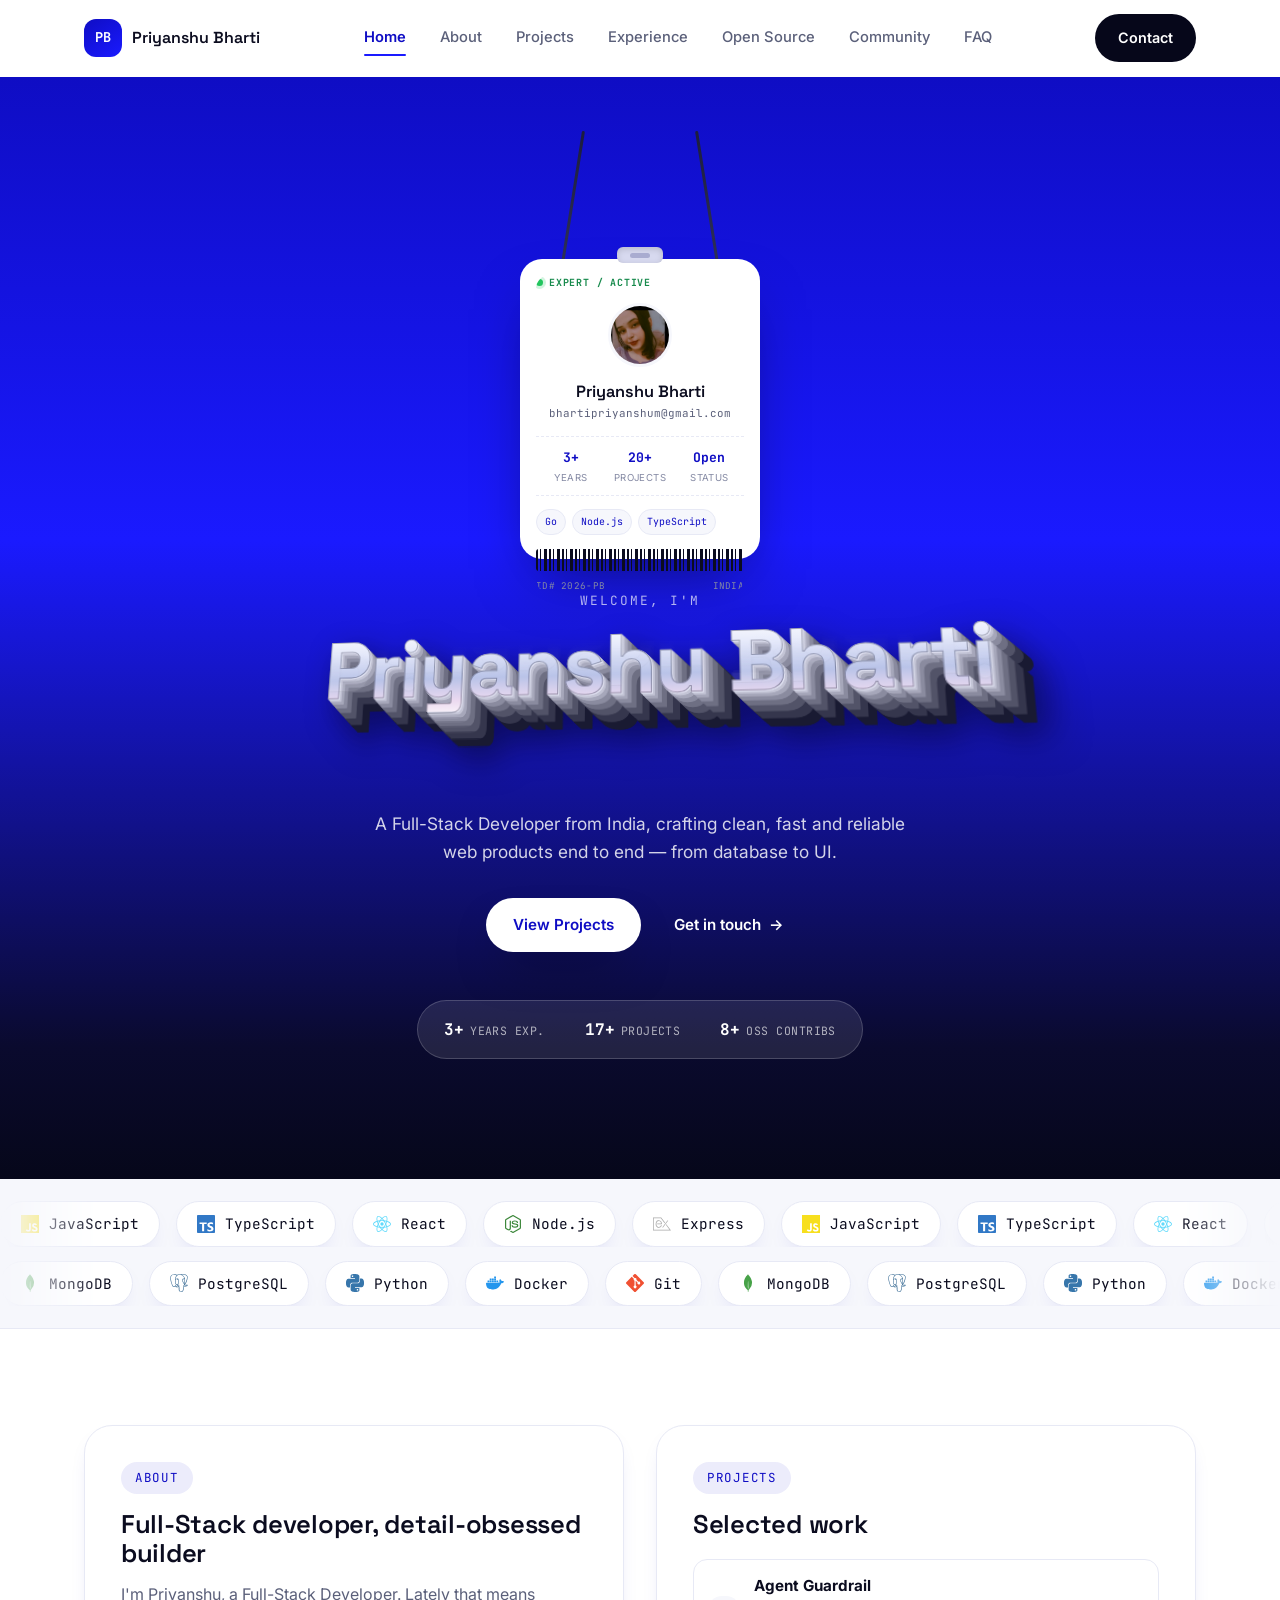
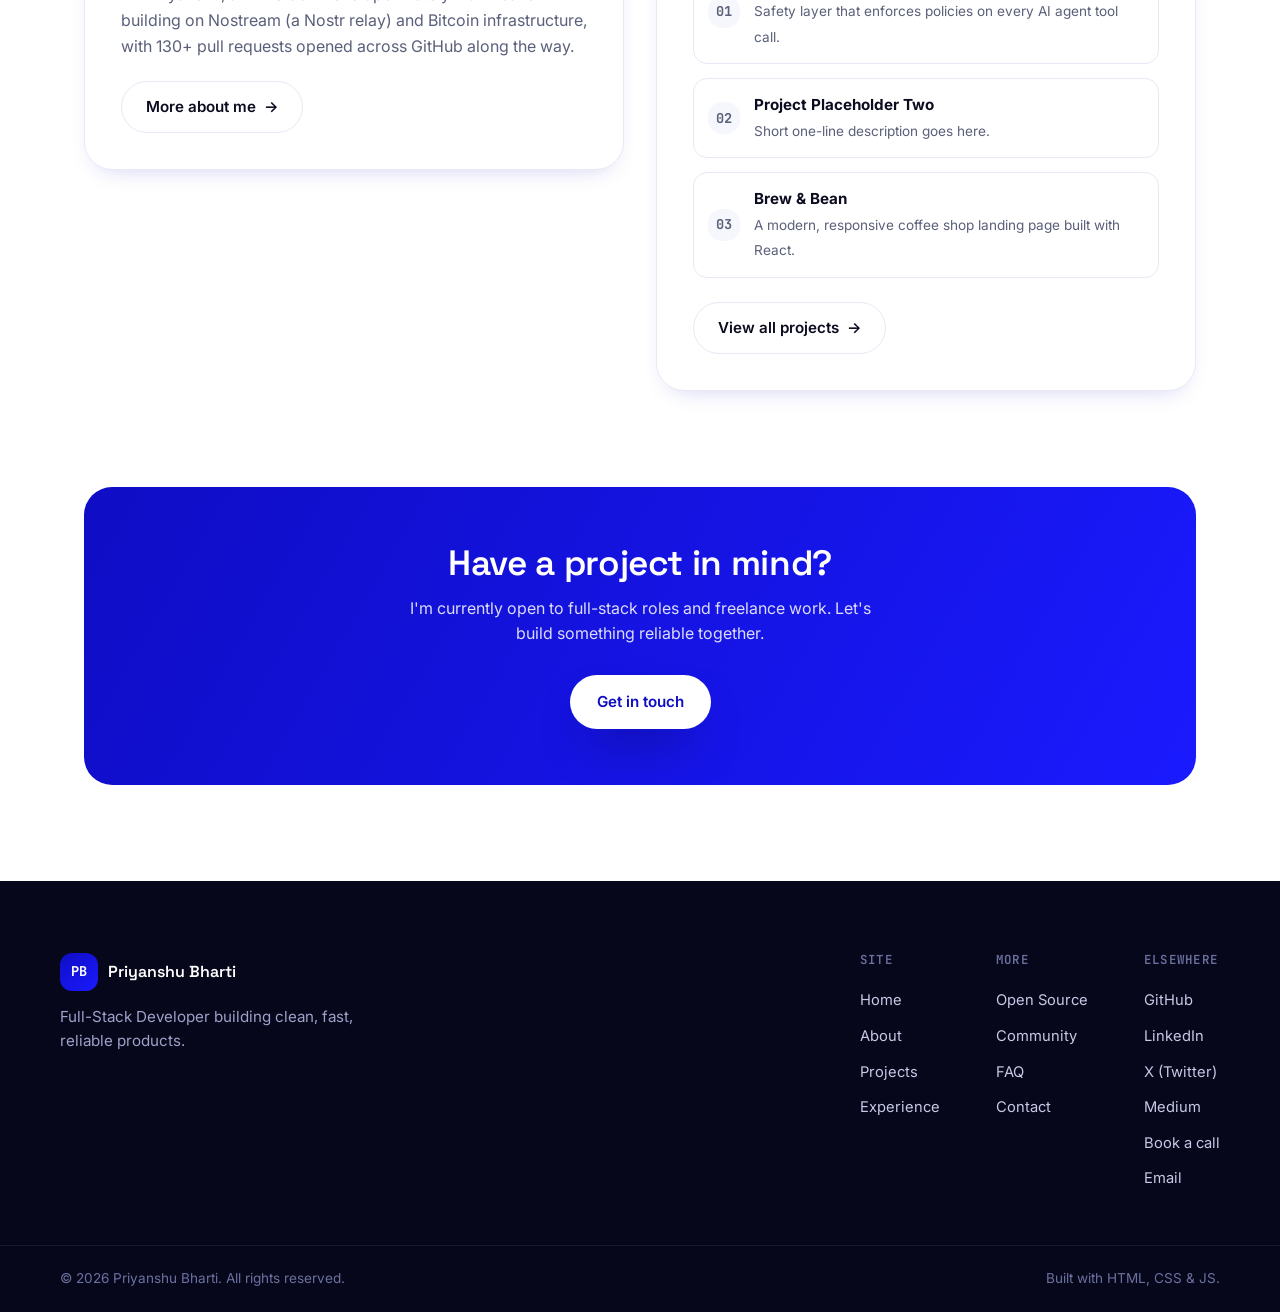
<file: index.html>
<!DOCTYPE html>
<html lang="en">
<head>
<meta charset="UTF-8" />
<meta name="viewport" content="width=device-width, initial-scale=1.0" />
<title>Priyanshu Bharti — Full-Stack Developer</title>
<meta name="description" content="Priyanshu Bharti is a Full-Stack Developer from India, building clean, fast, reliable products with JavaScript, React, Node.js and more." />
<link rel="preconnect" href="https://fonts.googleapis.com" />
<link rel="preconnect" href="https://fonts.gstatic.com" crossorigin />
<link href="https://fonts.googleapis.com/css2?family=Space+Grotesk:wght@500;600;700&family=Inter:wght@400;500;600&family=JetBrains+Mono:wght@400;500;700&display=swap" rel="stylesheet" />
<link rel="stylesheet" href="css/styles.css" />
</head>
<body>

<!-- ============ NAV ============ -->
<header class="site-header">
  <div class="container nav-wrap">
    <a href="index.html" class="logo">
      <span class="logo-mark">PB</span>
      <span class="logo-name">Priyanshu Bharti</span>
    </a>

    <nav class="nav" id="siteNav">
      <a href="index.html" class="nav-link active">Home</a>
      <a href="about.html" class="nav-link">About</a>
      <a href="projects.html" class="nav-link">Projects</a>
      <a href="experience.html" class="nav-link">Experience</a>
      <a href="opensource.html" class="nav-link">Open Source</a>
      <a href="community.html" class="nav-link">Community</a>
      <a href="faq.html" class="nav-link">FAQ</a>
    </nav>

    <div class="nav-actions">
      <a href="contact.html" class="btn btn-pill-dark">Contact</a>
      <button class="hamburger" id="hamburgerBtn" aria-label="Toggle menu" aria-expanded="false" aria-controls="siteNav">
        <span></span><span></span><span></span>
      </button>
    </div>
  </div>
</header>

<!-- ============ HERO ============ -->
<section class="hero">
  <div class="lanyard">
    <div class="cord cord-left"></div>
    <div class="cord cord-right"></div>

    <div class="badge-card">
      <div class="badge-clip"><div class="badge-clip-hole"></div></div>

      <div class="badge-face">
        <div class="badge-shimmer" aria-hidden="true"></div>
        <div class="badge-hover-sweep" aria-hidden="true"></div>

        <div class="badge-status"><span class="status-dot"></span>EXPERT / ACTIVE</div>

        <div class="badge-photo"><img src="assets/images/profile-photo.jpg" alt="Priyanshu Bharti" loading="lazy" /></div>
        <div class="badge-name">Priyanshu Bharti</div>
        <div class="badge-email">bhartipriyanshum@gmail.com</div>

        <div class="badge-stats">
          <div class="badge-stat"><span class="stat-num" data-counter="3" data-suffix="+">3+</span><span class="stat-label">Years</span></div>
          <div class="badge-stat"><span class="stat-num" data-counter="20" data-suffix="+">20+</span><span class="stat-label">Projects</span></div>
          <div class="badge-stat"><span class="stat-num">Open</span><span class="stat-label">Status</span></div>
        </div>

        <div class="badge-tags">
          <span class="tag">Go</span>
          <span class="tag">Node.js</span>
          <span class="tag">TypeScript</span>
        </div>

        <div class="badge-barcode"></div>

        <div class="badge-footer">
          <span>ID# 2026-PB</span>
          <span>INDIA</span>
        </div>
      </div>
    </div>
  </div>

  <div class="hero-content container">
    <p class="hero-lead">Welcome, I'm</p>
    <h1 class="chrome-name">
      <span class="chrome-name-3d">
        <span class="chrome-name-face">Priyanshu Bharti</span>
        <span class="chrome-name-reflection" aria-hidden="true">Priyanshu Bharti</span>
      </span>
    </h1>
    <p class="hero-sub">A Full-Stack Developer from India, crafting clean, fast and reliable web products end to end — from database to UI.</p>

    <div class="hero-ctas">
      <a href="projects.html" class="btn btn-white-pill">View Projects</a>
      <a href="contact.html" class="btn btn-ghost">Get in touch <span class="arrow-shift">→</span></a>
    </div>

    <div class="hero-stats">
      <div class="hero-stat"><strong data-counter="3" data-suffix="+">3+</strong><span>Years Exp.</span></div>
      <div class="hero-stat"><strong data-counter="20" data-suffix="+">20+</strong><span>Projects</span></div>
      <div class="hero-stat"><strong data-counter="10" data-suffix="+">10+</strong><span>OSS Contribs</span></div>
    </div>
  </div>
</section>

<!-- ============ MARQUEE ============ -->
<section class="marquee-section">
  <div class="marquee-sheen" aria-hidden="true"></div>

  <div class="marquee">
    <div class="marquee-track marquee-track-left">
      <span class="tech-chip" style="--brand:#F7DF1E"><img class="tech-chip-icon" src="assets/icons/javascript.svg" alt="" loading="lazy" />JavaScript</span>
      <span class="tech-chip" style="--brand:#3178C6"><img class="tech-chip-icon" src="assets/icons/typescript.svg" alt="" loading="lazy" />TypeScript</span>
      <span class="tech-chip" style="--brand:#61DAFB"><img class="tech-chip-icon" src="assets/icons/react.svg" alt="" loading="lazy" />React</span>
      <span class="tech-chip" style="--brand:#3C873A"><img class="tech-chip-icon" src="assets/icons/nodejs.svg" alt="" loading="lazy" />Node.js</span>
      <span class="tech-chip" style="--brand:#A9A9A9"><img class="tech-chip-icon" src="assets/icons/express.svg" alt="" loading="lazy" />Express</span>
      <span class="tech-chip" style="--brand:#F7DF1E"><img class="tech-chip-icon" src="assets/icons/javascript.svg" alt="" loading="lazy" />JavaScript</span>
      <span class="tech-chip" style="--brand:#3178C6"><img class="tech-chip-icon" src="assets/icons/typescript.svg" alt="" loading="lazy" />TypeScript</span>
      <span class="tech-chip" style="--brand:#61DAFB"><img class="tech-chip-icon" src="assets/icons/react.svg" alt="" loading="lazy" />React</span>
      <span class="tech-chip" style="--brand:#3C873A"><img class="tech-chip-icon" src="assets/icons/nodejs.svg" alt="" loading="lazy" />Node.js</span>
      <span class="tech-chip" style="--brand:#A9A9A9"><img class="tech-chip-icon" src="assets/icons/express.svg" alt="" loading="lazy" />Express</span>
    </div>
  </div>

  <div class="marquee">
    <div class="marquee-track marquee-track-right">
      <span class="tech-chip" style="--brand:#47A248"><img class="tech-chip-icon" src="assets/icons/mongodb.svg" alt="" loading="lazy" />MongoDB</span>
      <span class="tech-chip" style="--brand:#336791"><img class="tech-chip-icon" src="assets/icons/postgresql.svg" alt="" loading="lazy" />PostgreSQL</span>
      <span class="tech-chip" style="--brand:#3776AB"><img class="tech-chip-icon" src="assets/icons/python.svg" alt="" loading="lazy" />Python</span>
      <span class="tech-chip" style="--brand:#2496ED"><img class="tech-chip-icon" src="assets/icons/docker.svg" alt="" loading="lazy" />Docker</span>
      <span class="tech-chip" style="--brand:#F05032"><img class="tech-chip-icon" src="assets/icons/git.svg" alt="" loading="lazy" />Git</span>
      <span class="tech-chip" style="--brand:#47A248"><img class="tech-chip-icon" src="assets/icons/mongodb.svg" alt="" loading="lazy" />MongoDB</span>
      <span class="tech-chip" style="--brand:#336791"><img class="tech-chip-icon" src="assets/icons/postgresql.svg" alt="" loading="lazy" />PostgreSQL</span>
      <span class="tech-chip" style="--brand:#3776AB"><img class="tech-chip-icon" src="assets/icons/python.svg" alt="" loading="lazy" />Python</span>
      <span class="tech-chip" style="--brand:#2496ED"><img class="tech-chip-icon" src="assets/icons/docker.svg" alt="" loading="lazy" />Docker</span>
      <span class="tech-chip" style="--brand:#F05032"><img class="tech-chip-icon" src="assets/icons/git.svg" alt="" loading="lazy" />Git</span>
    </div>
  </div>
</section>

<!-- ============ ABOUT + PROJECTS PREVIEW ============ -->
<section class="section">
  <div class="container preview-grid reveal-group">
    <div class="preview-card">
      <span class="eyebrow">About</span>
      <h2 class="section-title" style="font-size:1.6rem;">Full-Stack developer, detail-obsessed builder</h2>
      <p style="color:var(--muted); margin-bottom:22px;">I'm Priyanshu, a Full-Stack Developer. Lately that means building on Nostream (a Nostr relay) and Bitcoin infrastructure, with 130+ pull requests opened across GitHub along the way.</p>
      <a href="about.html" class="btn btn-outline">More about me <span class="arrow-shift">→</span></a>
    </div>

    <div class="preview-card">
      <span class="eyebrow">Projects</span>
      <h2 class="section-title" style="font-size:1.6rem;">Selected work</h2>

      <div class="preview-projects-list">
        <div class="preview-project-row">
          <span class="mini-num">01</span>
          <div><strong>Agent Guardrail</strong><span>Safety layer that enforces policies on every AI agent tool call.</span></div>
        </div>
        <div class="preview-project-row">
          <span class="mini-num">02</span>
          <div><strong>Project Placeholder Two</strong><span>Short one-line description goes here.</span></div>
        </div>
        <div class="preview-project-row">
          <span class="mini-num">03</span>
          <div><strong>Brew &amp; Bean</strong><span>A modern, responsive coffee shop landing page built with React.</span></div>
        </div>
      </div>

      <a href="projects.html" class="btn btn-outline">View all projects <span class="arrow-shift">→</span></a>
    </div>
  </div>
</section>

<!-- ============ CONTACT CTA ============ -->
<section class="section" style="padding-top:0;">
  <div class="container">
    <div class="contact-cta reveal">
      <h2>Have a project in mind?</h2>
      <p>I'm currently open to full-stack roles and freelance work. Let's build something reliable together.</p>
      <a href="contact.html" class="btn btn-white-pill">Get in touch</a>
    </div>
  </div>
</section>

<!-- ============ FOOTER ============ -->
<footer class="site-footer">
  <div class="container footer-top">
    <div class="footer-brand">
      <div class="logo">
        <span class="logo-mark">PB</span>
        <span class="logo-name">Priyanshu Bharti</span>
      </div>
      <p class="footer-tagline">Full-Stack Developer building clean, fast, reliable products.</p>
    </div>

    <div class="footer-cols">
      <div class="footer-col">
        <h4>Site</h4>
        <a href="index.html">Home</a>
        <a href="about.html">About</a>
        <a href="projects.html">Projects</a>
        <a href="experience.html">Experience</a>
      </div>
      <div class="footer-col">
        <h4>More</h4>
        <a href="opensource.html">Open Source</a>
        <a href="community.html">Community</a>
        <a href="faq.html">FAQ</a>
        <a href="contact.html">Contact</a>
      </div>
      <div class="footer-col">
        <h4>Elsewhere</h4>
        <a href="https://github.com/Priyanshubhartistm" target="_blank" rel="noopener">GitHub</a>
        <a href="https://www.linkedin.com/in/priyanshu-bharti-441823229/" target="_blank" rel="noopener">LinkedIn</a>
        <a href="https://x.com/0xAarohi" target="_blank" rel="noopener">X (Twitter)</a>
        <a href="https://medium.com/@bhartipriyanshustm" target="_blank" rel="noopener">Medium</a>
        <a href="https://cal.com/priyanshu-bharti-oubnjc" target="_blank" rel="noopener">Book a call</a>
        <a href="mailto:bhartipriyanshum@gmail.com">Email</a>
      </div>
    </div>
  </div>

  <div class="footer-bottom">
    <div class="container footer-bottom-inner">
      <p>&copy; 2026 Priyanshu Bharti. All rights reserved.</p>
      <p class="footer-note">Built with HTML, CSS &amp; JS.</p>
    </div>
  </div>
</footer>

<script src="js/script.js"></script>
</body>
</html>
</file>
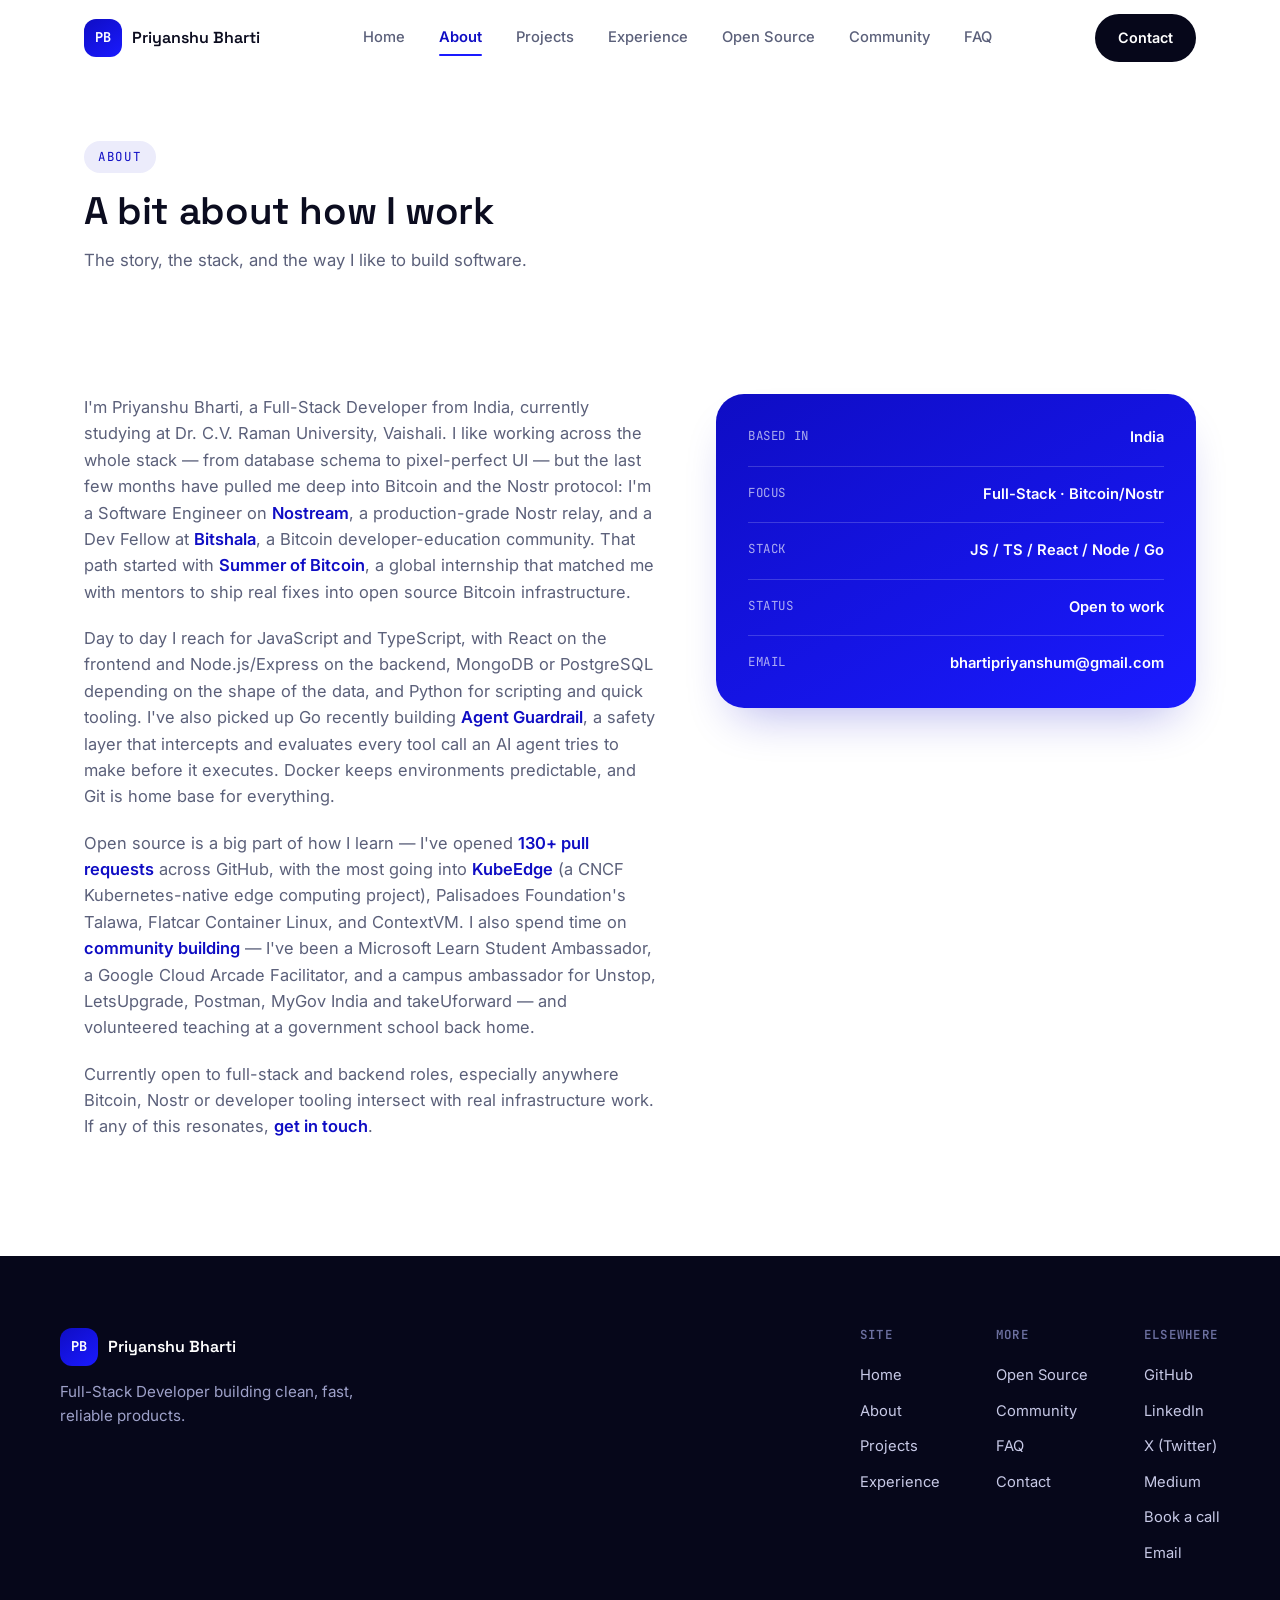
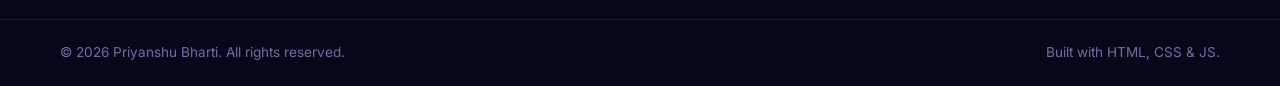
<file: about.html>
<!DOCTYPE html>
<html lang="en">
<head>
<meta charset="UTF-8" />
<meta name="viewport" content="width=device-width, initial-scale=1.0" />
<title>About — Priyanshu Bharti</title>
<meta name="description" content="About Priyanshu Bharti, a Full-Stack Developer based in India." />
<link rel="preconnect" href="https://fonts.googleapis.com" />
<link rel="preconnect" href="https://fonts.gstatic.com" crossorigin />
<link href="https://fonts.googleapis.com/css2?family=Space+Grotesk:wght@500;600;700&family=Inter:wght@400;500;600&family=JetBrains+Mono:wght@400;500;700&display=swap" rel="stylesheet" />
<link rel="stylesheet" href="css/styles.css" />
</head>
<body>

<!-- ============ NAV ============ -->
<header class="site-header">
  <div class="container nav-wrap">
    <a href="index.html" class="logo">
      <span class="logo-mark">PB</span>
      <span class="logo-name">Priyanshu Bharti</span>
    </a>

    <nav class="nav" id="siteNav">
      <a href="index.html" class="nav-link">Home</a>
      <a href="about.html" class="nav-link active">About</a>
      <a href="projects.html" class="nav-link">Projects</a>
      <a href="experience.html" class="nav-link">Experience</a>
      <a href="opensource.html" class="nav-link">Open Source</a>
      <a href="community.html" class="nav-link">Community</a>
      <a href="faq.html" class="nav-link">FAQ</a>
    </nav>

    <div class="nav-actions">
      <a href="contact.html" class="btn btn-pill-dark">Contact</a>
      <button class="hamburger" id="hamburgerBtn" aria-label="Toggle menu" aria-expanded="false" aria-controls="siteNav">
        <span></span><span></span><span></span>
      </button>
    </div>
  </div>
</header>

<!-- ============ PAGE HERO ============ -->
<section class="page-hero">
  <div class="container">
    <span class="eyebrow">About</span>
    <h1 class="section-title">A bit about how I work</h1>
    <p class="section-sub">The story, the stack, and the way I like to build software.</p>
  </div>
</section>

<!-- ============ ABOUT CONTENT ============ -->
<section class="section">
  <div class="container about-grid reveal-group">
    <div class="about-copy">
      <p>I'm Priyanshu Bharti, a Full-Stack Developer from India, currently studying at Dr. C.V. Raman University, Vaishali. I like working across the whole stack — from database schema to pixel-perfect UI — but the last few months have pulled me deep into Bitcoin and the Nostr protocol: I'm a Software Engineer on <a href="https://github.com/cameri/nostream" target="_blank" rel="noopener" style="color:var(--blue-deep); font-weight:600;">Nostream</a>, a production-grade Nostr relay, and a Dev Fellow at <a href="https://bitshala.org/fellowship/" target="_blank" rel="noopener" style="color:var(--blue-deep); font-weight:600;">Bitshala</a>, a Bitcoin developer-education community. That path started with <a href="https://www.summerofbitcoin.org/" target="_blank" rel="noopener" style="color:var(--blue-deep); font-weight:600;">Summer of Bitcoin</a>, a global internship that matched me with mentors to ship real fixes into open source Bitcoin infrastructure.</p>

      <p>Day to day I reach for JavaScript and TypeScript, with React on the frontend and Node.js/Express on the backend, MongoDB or PostgreSQL depending on the shape of the data, and Python for scripting and quick tooling. I've also picked up Go recently building <a href="projects.html" style="color:var(--blue-deep); font-weight:600;">Agent Guardrail</a>, a safety layer that intercepts and evaluates every tool call an AI agent tries to make before it executes. Docker keeps environments predictable, and Git is home base for everything.</p>

      <p>Open source is a big part of how I learn — I've opened <a href="https://github.com/search?q=is%3Apr+author%3APriyanshubhartistm&type=pullrequests" target="_blank" rel="noopener" style="color:var(--blue-deep); font-weight:600;">130+ pull requests</a> across GitHub, with the most going into <a href="opensource.html" style="color:var(--blue-deep); font-weight:600;">KubeEdge</a> (a CNCF Kubernetes-native edge computing project), Palisadoes Foundation's Talawa, Flatcar Container Linux, and ContextVM. I also spend time on <a href="community.html" style="color:var(--blue-deep); font-weight:600;">community building</a> — I've been a Microsoft Learn Student Ambassador, a Google Cloud Arcade Facilitator, and a campus ambassador for Unstop, LetsUpgrade, Postman, MyGov India and takeUforward — and volunteered teaching at a government school back home.</p>

      <p>Currently open to full-stack and backend roles, especially anywhere Bitcoin, Nostr or developer tooling intersect with real infrastructure work. If any of this resonates, <a href="contact.html" style="color:var(--blue-deep); font-weight:600;">get in touch</a>.</p>
    </div>

    <aside class="info-card">
      <div class="info-row">
        <span class="info-label">Based in</span>
        <span class="info-value">India</span>
      </div>
      <div class="info-row">
        <span class="info-label">Focus</span>
        <span class="info-value">Full-Stack · Bitcoin/Nostr</span>
      </div>
      <div class="info-row">
        <span class="info-label">Stack</span>
        <span class="info-value">JS / TS / React / Node / Go</span>
      </div>
      <div class="info-row">
        <span class="info-label">Status</span>
        <span class="info-value">Open to work</span>
      </div>
      <div class="info-row">
        <span class="info-label">Email</span>
        <span class="info-value">bhartipriyanshum@gmail.com</span>
      </div>
    </aside>
  </div>
</section>

<!-- ============ FOOTER ============ -->
<footer class="site-footer">
  <div class="container footer-top">
    <div class="footer-brand">
      <div class="logo">
        <span class="logo-mark">PB</span>
        <span class="logo-name">Priyanshu Bharti</span>
      </div>
      <p class="footer-tagline">Full-Stack Developer building clean, fast, reliable products.</p>
    </div>

    <div class="footer-cols">
      <div class="footer-col">
        <h4>Site</h4>
        <a href="index.html">Home</a>
        <a href="about.html">About</a>
        <a href="projects.html">Projects</a>
        <a href="experience.html">Experience</a>
      </div>
      <div class="footer-col">
        <h4>More</h4>
        <a href="opensource.html">Open Source</a>
        <a href="community.html">Community</a>
        <a href="faq.html">FAQ</a>
        <a href="contact.html">Contact</a>
      </div>
      <div class="footer-col">
        <h4>Elsewhere</h4>
        <a href="https://github.com/Priyanshubhartistm" target="_blank" rel="noopener">GitHub</a>
        <a href="https://www.linkedin.com/in/priyanshu-bharti-441823229/" target="_blank" rel="noopener">LinkedIn</a>
        <a href="https://x.com/0xAarohi" target="_blank" rel="noopener">X (Twitter)</a>
        <a href="https://medium.com/@bhartipriyanshustm" target="_blank" rel="noopener">Medium</a>
        <a href="https://cal.com/priyanshu-bharti-oubnjc" target="_blank" rel="noopener">Book a call</a>
        <a href="mailto:bhartipriyanshum@gmail.com">Email</a>
      </div>
    </div>
  </div>

  <div class="footer-bottom">
    <div class="container footer-bottom-inner">
      <p>&copy; 2026 Priyanshu Bharti. All rights reserved.</p>
      <p class="footer-note">Built with HTML, CSS &amp; JS.</p>
    </div>
  </div>
</footer>

<script src="js/script.js"></script>
</body>
</html>
</file>
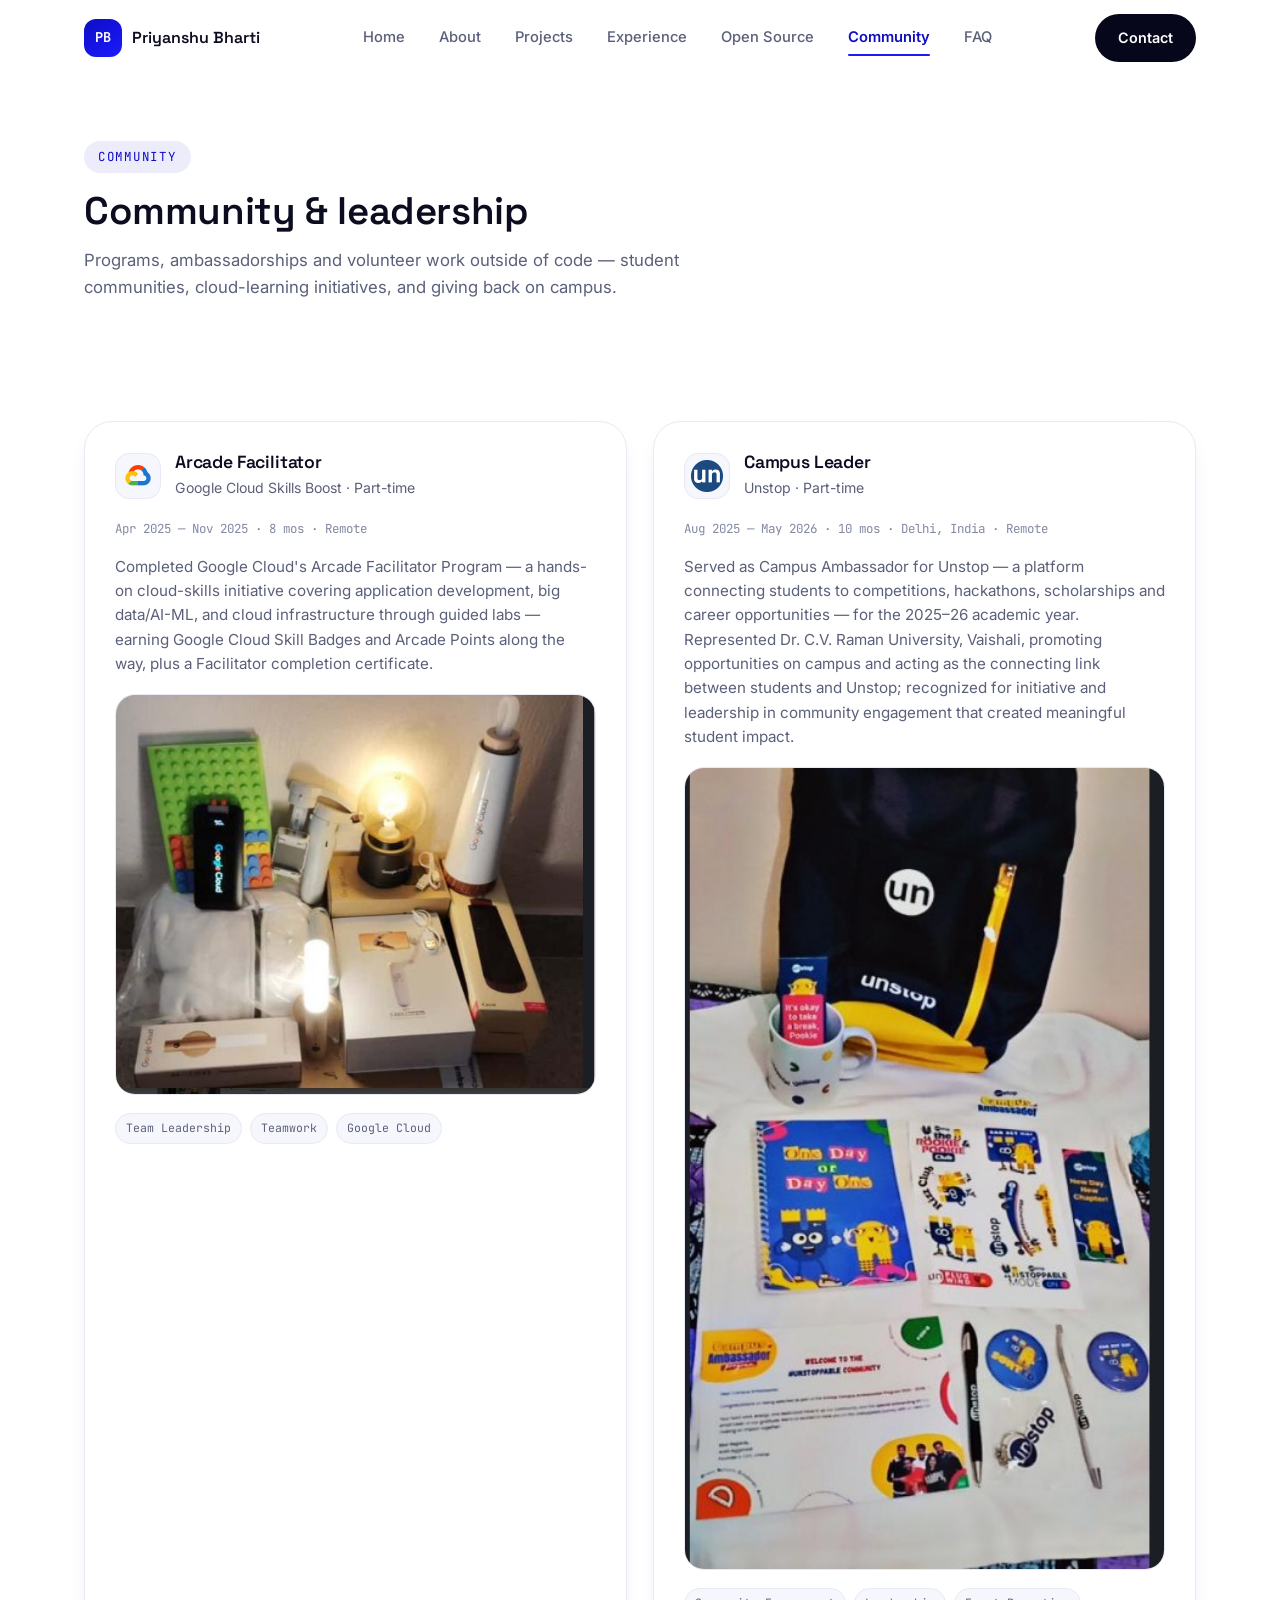
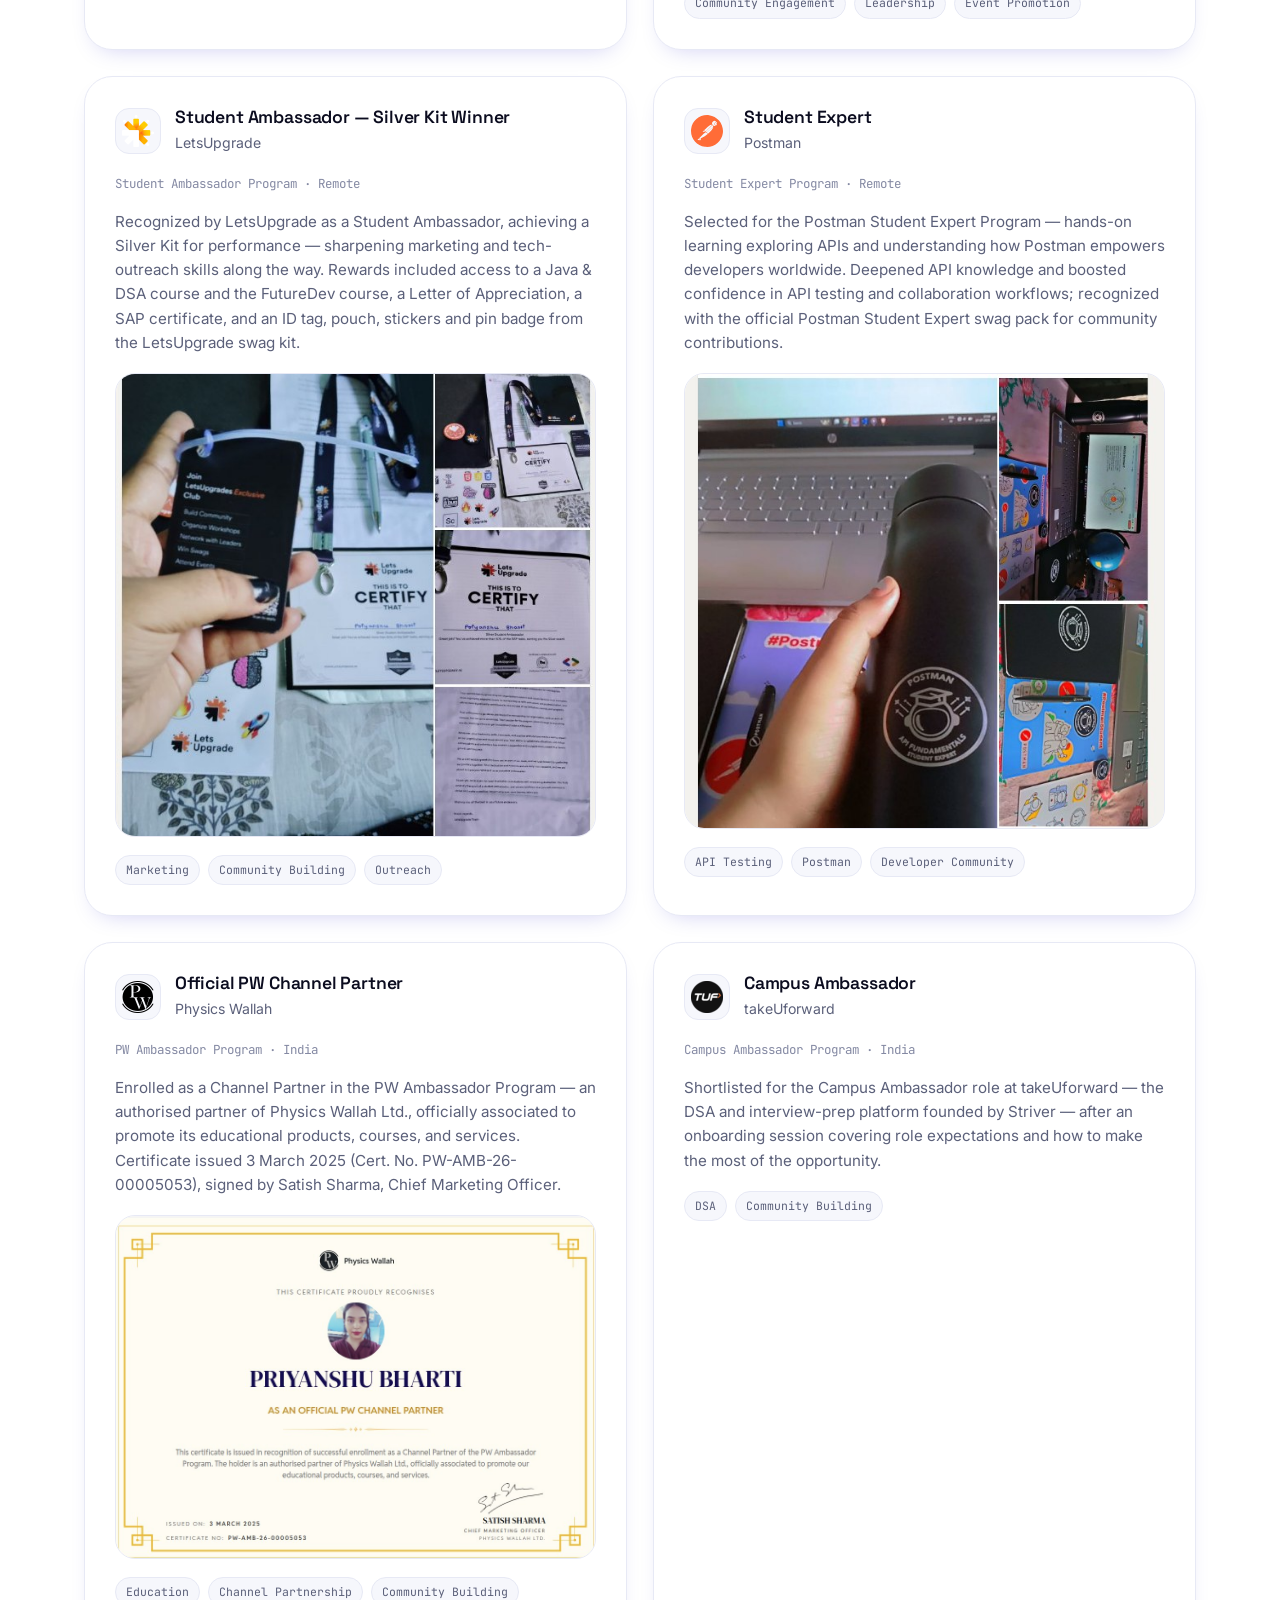
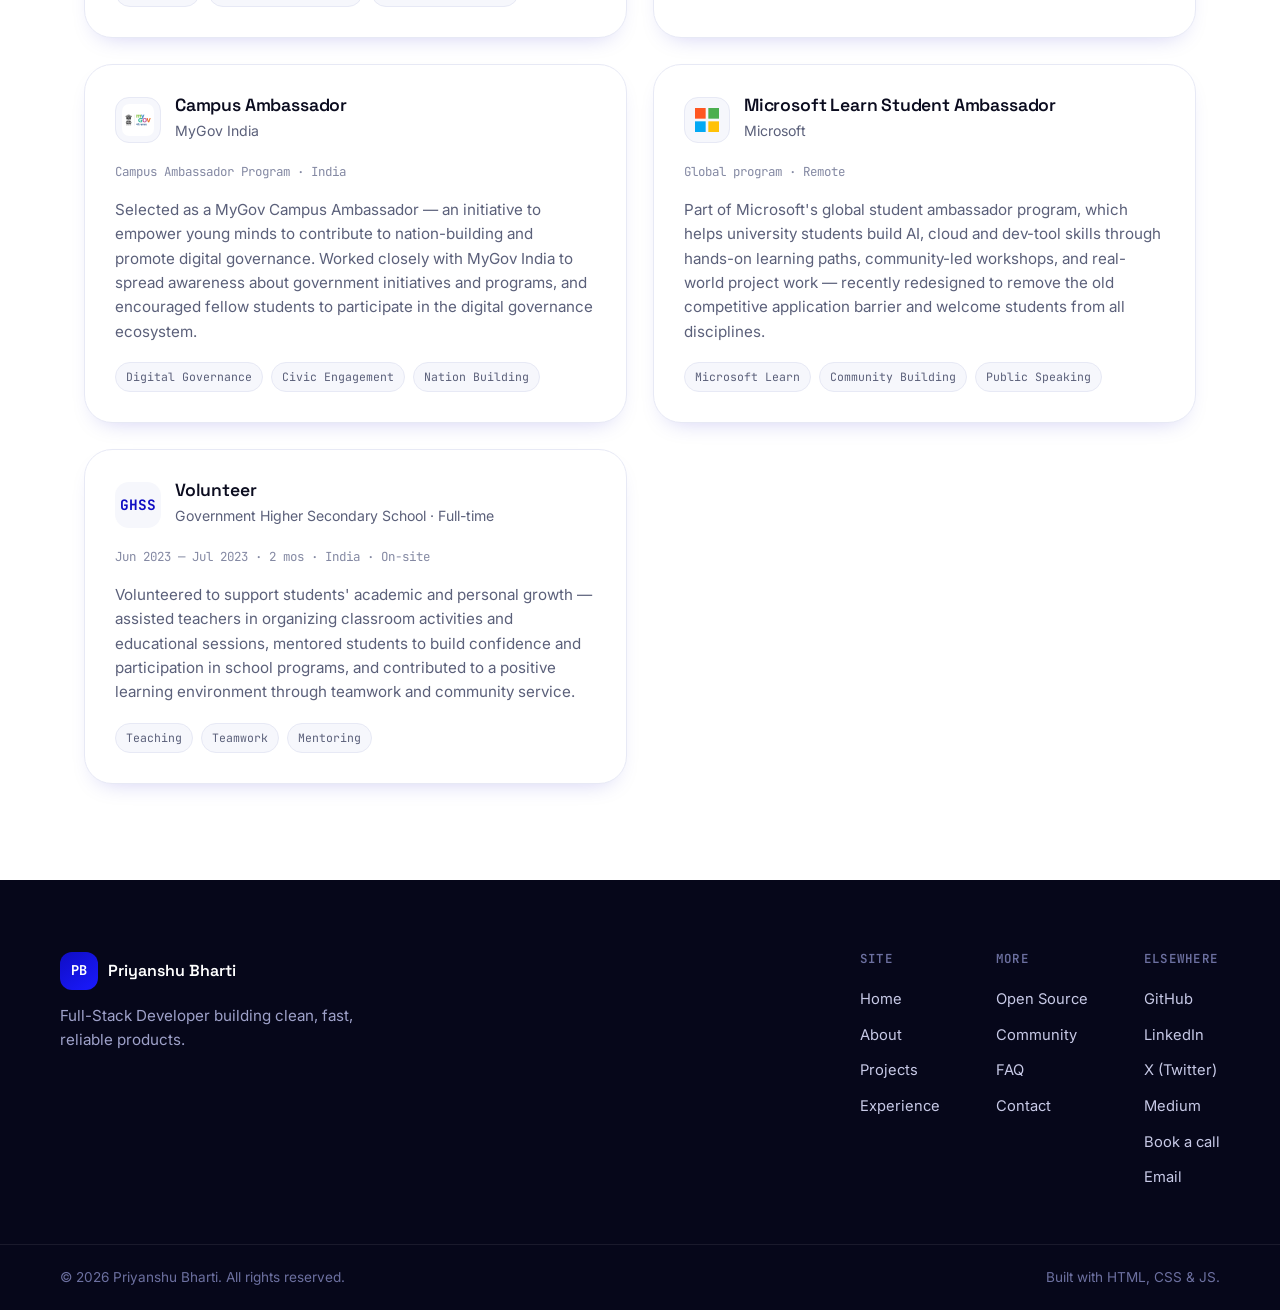
<file: community.html>
<!DOCTYPE html>
<html lang="en">
<head>
<meta charset="UTF-8" />
<meta name="viewport" content="width=device-width, initial-scale=1.0" />
<title>Community — Priyanshu Bharti</title>
<meta name="description" content="Community building, leadership and volunteer work by Priyanshu Bharti — Microsoft Learn Student Ambassador, Unstop Campus Leader, Google Cloud Arcade Facilitator, and school volunteer." />
<link rel="preconnect" href="https://fonts.googleapis.com" />
<link rel="preconnect" href="https://fonts.gstatic.com" crossorigin />
<link href="https://fonts.googleapis.com/css2?family=Space+Grotesk:wght@500;600;700&family=Inter:wght@400;500;600&family=JetBrains+Mono:wght@400;500;700&display=swap" rel="stylesheet" />
<link rel="stylesheet" href="css/styles.css" />
</head>
<body>

<!-- ============ NAV ============ -->
<header class="site-header">
  <div class="container nav-wrap">
    <a href="index.html" class="logo">
      <span class="logo-mark">PB</span>
      <span class="logo-name">Priyanshu Bharti</span>
    </a>

    <nav class="nav" id="siteNav">
      <a href="index.html" class="nav-link">Home</a>
      <a href="about.html" class="nav-link">About</a>
      <a href="projects.html" class="nav-link">Projects</a>
      <a href="experience.html" class="nav-link">Experience</a>
      <a href="opensource.html" class="nav-link">Open Source</a>
      <a href="community.html" class="nav-link active">Community</a>
      <a href="faq.html" class="nav-link">FAQ</a>
    </nav>

    <div class="nav-actions">
      <a href="contact.html" class="btn btn-pill-dark">Contact</a>
      <button class="hamburger" id="hamburgerBtn" aria-label="Toggle menu" aria-expanded="false" aria-controls="siteNav">
        <span></span><span></span><span></span>
      </button>
    </div>
  </div>
</header>

<!-- ============ PAGE HERO ============ -->
<section class="page-hero">
  <div class="container">
    <span class="eyebrow">Community</span>
    <h1 class="section-title">Community &amp; leadership</h1>
    <p class="section-sub">Programs, ambassadorships and volunteer work outside of code — student communities, cloud-learning initiatives, and giving back on campus.</p>
  </div>
</section>

<!-- ============ COMMUNITY GRID ============ -->
<section class="section">
  <div class="container">
    <div class="community-grid reveal-group">

      <article class="card community-card">
        <div class="community-head">
          <img class="community-logo" src="assets/images/org-googlecloud.png" alt="Google Cloud logo" loading="lazy" />
          <div>
            <h3>Arcade Facilitator</h3>
            <span class="community-org">Google Cloud Skills Boost · Part-time</span>
          </div>
        </div>
        <span class="community-meta">Apr 2025 — Nov 2025 · 8 mos · Remote</span>
        <p>Completed Google Cloud's Arcade Facilitator Program — a hands-on cloud-skills initiative covering application development, big data/AI-ML, and cloud infrastructure through guided labs — earning Google Cloud Skill Badges and Arcade Points along the way, plus a Facilitator completion certificate.</p>
        <img class="community-swag-img" src="assets/images/googlecloud-swag.jpg" alt="Google Cloud Arcade swag — smart lamp, power bank, portable light and branded merch" loading="lazy" />
        <div class="tag-row">
          <span class="tag-pill">Team Leadership</span>
          <span class="tag-pill">Teamwork</span>
          <span class="tag-pill">Google Cloud</span>
        </div>
      </article>

      <article class="card community-card">
        <div class="community-head">
          <img class="community-logo" src="assets/images/org-unstop.png" alt="Unstop logo" loading="lazy" />
          <div>
            <h3>Campus Leader</h3>
            <span class="community-org">Unstop · Part-time</span>
          </div>
        </div>
        <span class="community-meta">Aug 2025 — May 2026 · 10 mos · Delhi, India · Remote</span>
        <p>Served as Campus Ambassador for Unstop — a platform connecting students to competitions, hackathons, scholarships and career opportunities — for the 2025–26 academic year. Represented Dr. C.V. Raman University, Vaishali, promoting opportunities on campus and acting as the connecting link between students and Unstop; recognized for initiative and leadership in community engagement that created meaningful student impact.</p>
        <img class="community-swag-img" src="assets/images/unstop-swag.jpg" alt="Unstop Campus Ambassador swag — tote bag, mug, notebook, stickers and welcome letter" loading="lazy" />
        <div class="tag-row">
          <span class="tag-pill">Community Engagement</span>
          <span class="tag-pill">Leadership</span>
          <span class="tag-pill">Event Promotion</span>
        </div>
      </article>

      <article class="card community-card">
        <div class="community-head">
          <img class="community-logo" src="assets/images/org-letsupgrade.png" alt="LetsUpgrade logo" loading="lazy" />
          <div>
            <h3>Student Ambassador — Silver Kit Winner</h3>
            <span class="community-org">LetsUpgrade</span>
          </div>
        </div>
        <span class="community-meta">Student Ambassador Program · Remote</span>
        <p>Recognized by LetsUpgrade as a Student Ambassador, achieving a Silver Kit for performance — sharpening marketing and tech-outreach skills along the way. Rewards included access to a Java &amp; DSA course and the FutureDev course, a Letter of Appreciation, a SAP certificate, and an ID tag, pouch, stickers and pin badge from the LetsUpgrade swag kit.</p>
        <img class="community-swag-img" src="assets/images/letsupgrade-swag.jpg" alt="LetsUpgrade Silver Kit swag — ID tag, pen, stickers and certificate" loading="lazy" />
        <div class="tag-row">
          <span class="tag-pill">Marketing</span>
          <span class="tag-pill">Community Building</span>
          <span class="tag-pill">Outreach</span>
        </div>
      </article>

      <article class="card community-card">
        <div class="community-head">
          <img class="community-logo" src="assets/images/org-postman.svg" alt="Postman logo" loading="lazy" />
          <div>
            <h3>Student Expert</h3>
            <span class="community-org">Postman</span>
          </div>
        </div>
        <span class="community-meta">Student Expert Program · Remote</span>
        <p>Selected for the Postman Student Expert Program — hands-on learning exploring APIs and understanding how Postman empowers developers worldwide. Deepened API knowledge and boosted confidence in API testing and collaboration workflows; recognized with the official Postman Student Expert swag pack for community contributions.</p>
        <img class="community-swag-img" src="assets/images/postman-swag.jpg" alt="Postman Student Expert swag — bottle, laptop stickers and notebook" loading="lazy" />
        <div class="tag-row">
          <span class="tag-pill">API Testing</span>
          <span class="tag-pill">Postman</span>
          <span class="tag-pill">Developer Community</span>
        </div>
      </article>

      <article class="card community-card">
        <div class="community-head">
          <img class="community-logo" src="assets/images/org-physicswallah.png" alt="Physics Wallah logo" loading="lazy" />
          <div>
            <h3>Official PW Channel Partner</h3>
            <span class="community-org">Physics Wallah</span>
          </div>
        </div>
        <span class="community-meta">PW Ambassador Program · India</span>
        <p>Enrolled as a Channel Partner in the PW Ambassador Program — an authorised partner of Physics Wallah Ltd., officially associated to promote its educational products, courses, and services. Certificate issued 3 March 2025 (Cert. No. PW-AMB-26-00005053), signed by Satish Sharma, Chief Marketing Officer.</p>
        <img class="community-swag-img" src="assets/images/pw-certificate.jpg" alt="Physics Wallah Official Channel Partner certificate" loading="lazy" />
        <div class="tag-row">
          <span class="tag-pill">Education</span>
          <span class="tag-pill">Channel Partnership</span>
          <span class="tag-pill">Community Building</span>
        </div>
      </article>

      <article class="card community-card">
        <div class="community-head">
          <img class="community-logo" src="assets/images/org-takeuforward.png" alt="takeUforward logo" loading="lazy" />
          <div>
            <h3>Campus Ambassador</h3>
            <span class="community-org">takeUforward</span>
          </div>
        </div>
        <span class="community-meta">Campus Ambassador Program · India</span>
        <p>Shortlisted for the Campus Ambassador role at takeUforward — the DSA and interview-prep platform founded by Striver — after an onboarding session covering role expectations and how to make the most of the opportunity.</p>
        <div class="tag-row">
          <span class="tag-pill">DSA</span>
          <span class="tag-pill">Community Building</span>
        </div>
      </article>

      <article class="card community-card">
        <div class="community-head">
          <img class="community-logo" src="assets/images/org-mygov.png" alt="MyGov India logo" loading="lazy" />
          <div>
            <h3>Campus Ambassador</h3>
            <span class="community-org">MyGov India</span>
          </div>
        </div>
        <span class="community-meta">Campus Ambassador Program · India</span>
        <p>Selected as a MyGov Campus Ambassador — an initiative to empower young minds to contribute to nation-building and promote digital governance. Worked closely with MyGov India to spread awareness about government initiatives and programs, and encouraged fellow students to participate in the digital governance ecosystem.</p>
        <div class="tag-row">
          <span class="tag-pill">Digital Governance</span>
          <span class="tag-pill">Civic Engagement</span>
          <span class="tag-pill">Nation Building</span>
        </div>
      </article>

      <article class="card community-card">
        <div class="community-head">
          <img class="community-logo" src="assets/images/org-microsoft.png" alt="Microsoft logo" loading="lazy" />
          <div>
            <h3>Microsoft Learn Student Ambassador</h3>
            <span class="community-org">Microsoft</span>
          </div>
        </div>
        <span class="community-meta">Global program · Remote</span>
        <p>Part of Microsoft's global student ambassador program, which helps university students build AI, cloud and dev-tool skills through hands-on learning paths, community-led workshops, and real-world project work — recently redesigned to remove the old competitive application barrier and welcome students from all disciplines.</p>
        <div class="tag-row">
          <span class="tag-pill">Microsoft Learn</span>
          <span class="tag-pill">Community Building</span>
          <span class="tag-pill">Public Speaking</span>
        </div>
      </article>

      <article class="card community-card">
        <div class="community-head">
          <span class="community-logo-fallback">GHSS</span>
          <div>
            <h3>Volunteer</h3>
            <span class="community-org">Government Higher Secondary School · Full-time</span>
          </div>
        </div>
        <span class="community-meta">Jun 2023 — Jul 2023 · 2 mos · India · On-site</span>
        <p>Volunteered to support students' academic and personal growth — assisted teachers in organizing classroom activities and educational sessions, mentored students to build confidence and participation in school programs, and contributed to a positive learning environment through teamwork and community service.</p>
        <div class="tag-row">
          <span class="tag-pill">Teaching</span>
          <span class="tag-pill">Teamwork</span>
          <span class="tag-pill">Mentoring</span>
        </div>
      </article>

    </div>
  </div>
</section>

<!-- ============ FOOTER ============ -->
<footer class="site-footer">
  <div class="container footer-top">
    <div class="footer-brand">
      <div class="logo">
        <span class="logo-mark">PB</span>
        <span class="logo-name">Priyanshu Bharti</span>
      </div>
      <p class="footer-tagline">Full-Stack Developer building clean, fast, reliable products.</p>
    </div>

    <div class="footer-cols">
      <div class="footer-col">
        <h4>Site</h4>
        <a href="index.html">Home</a>
        <a href="about.html">About</a>
        <a href="projects.html">Projects</a>
        <a href="experience.html">Experience</a>
      </div>
      <div class="footer-col">
        <h4>More</h4>
        <a href="opensource.html">Open Source</a>
        <a href="community.html">Community</a>
        <a href="faq.html">FAQ</a>
        <a href="contact.html">Contact</a>
      </div>
      <div class="footer-col">
        <h4>Elsewhere</h4>
        <a href="https://github.com/Priyanshubhartistm" target="_blank" rel="noopener">GitHub</a>
        <a href="https://www.linkedin.com/in/priyanshu-bharti-441823229/" target="_blank" rel="noopener">LinkedIn</a>
        <a href="https://x.com/0xAarohi" target="_blank" rel="noopener">X (Twitter)</a>
        <a href="https://medium.com/@bhartipriyanshustm" target="_blank" rel="noopener">Medium</a>
        <a href="https://cal.com/priyanshu-bharti-oubnjc" target="_blank" rel="noopener">Book a call</a>
        <a href="mailto:bhartipriyanshum@gmail.com">Email</a>
      </div>
    </div>
  </div>

  <div class="footer-bottom">
    <div class="container footer-bottom-inner">
      <p>&copy; 2026 Priyanshu Bharti. All rights reserved.</p>
      <p class="footer-note">Built with HTML, CSS &amp; JS.</p>
    </div>
  </div>
</footer>

<script src="js/script.js"></script>
</body>
</html>
</file>
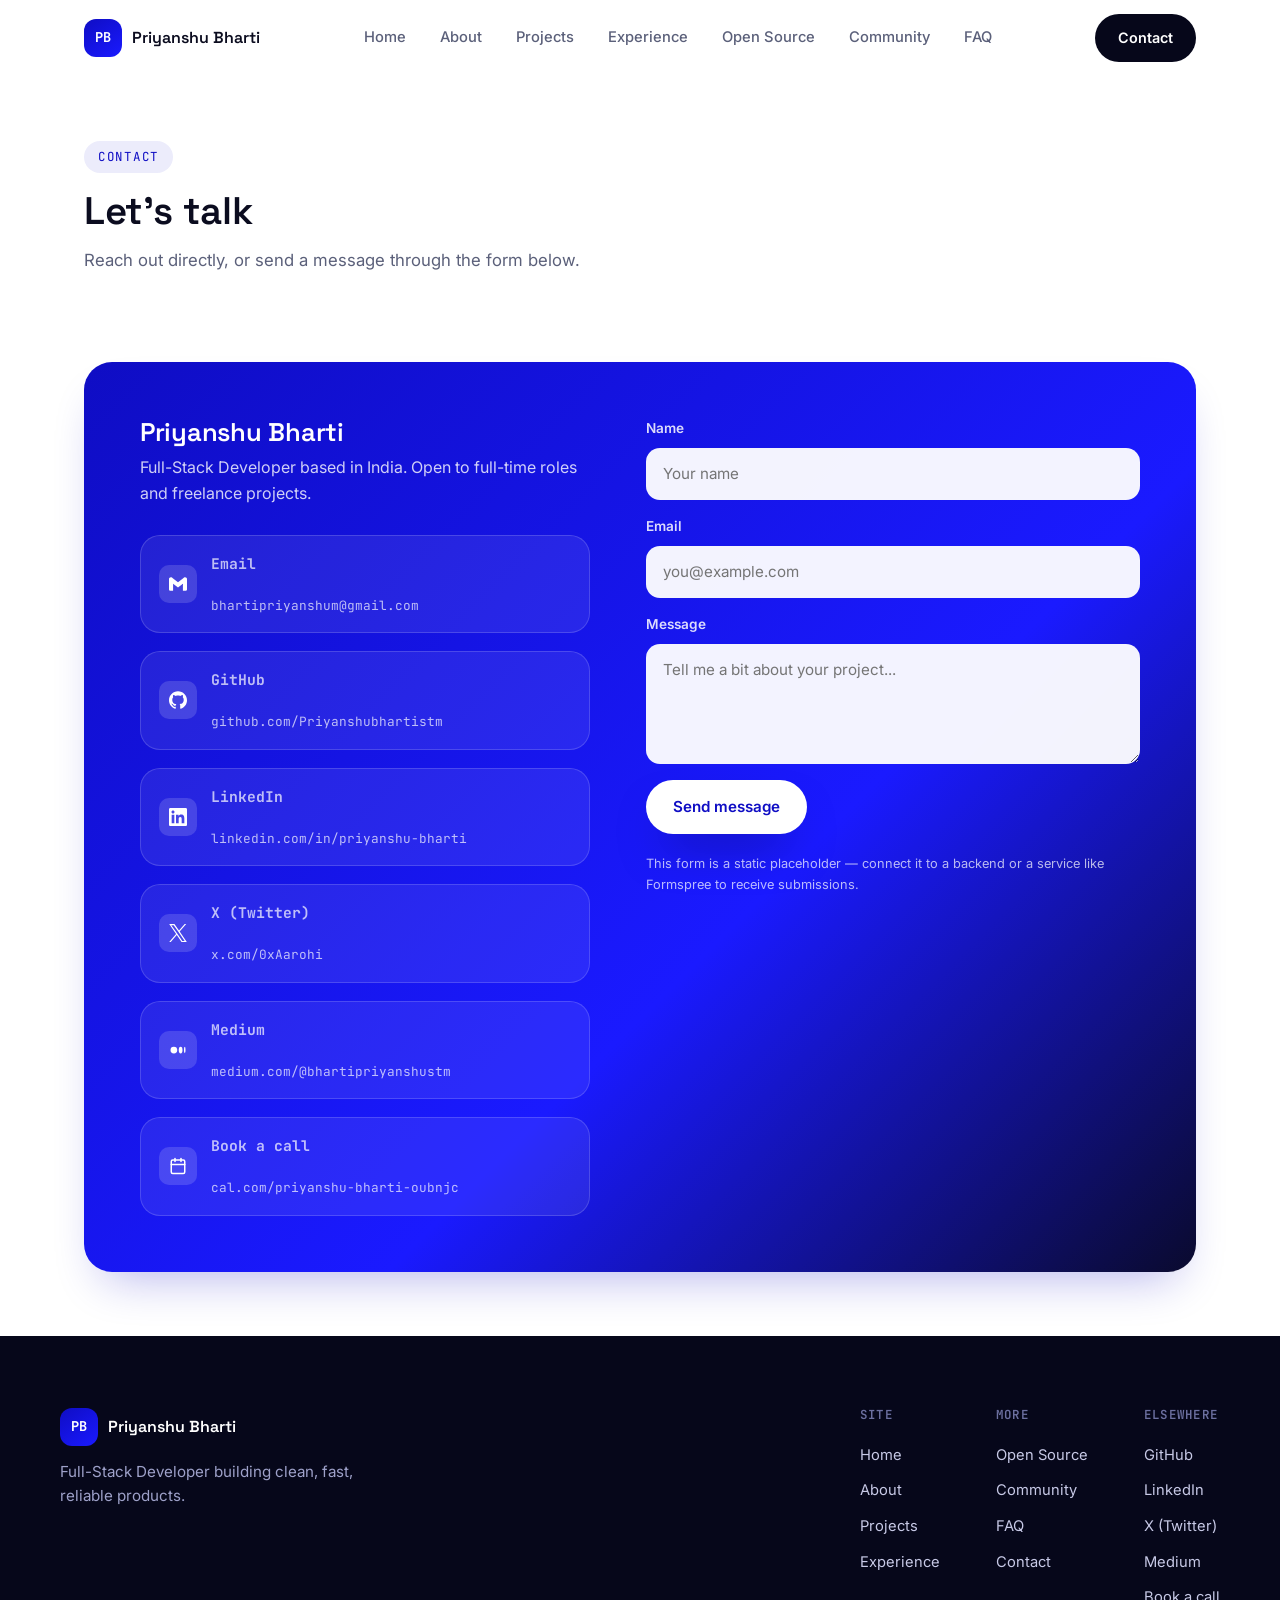
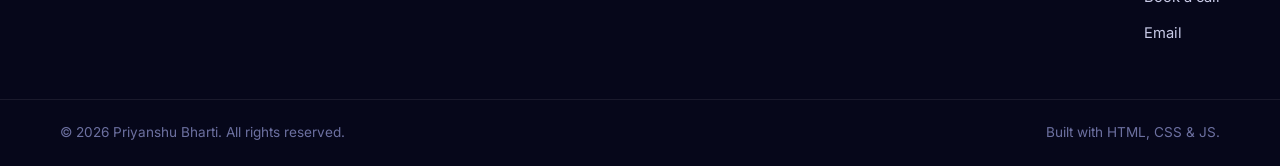
<file: contact.html>
<!DOCTYPE html>
<html lang="en">
<head>
<meta charset="UTF-8" />
<meta name="viewport" content="width=device-width, initial-scale=1.0" />
<title>Contact — Priyanshu Bharti</title>
<meta name="description" content="Get in touch with Priyanshu Bharti, Full-Stack Developer." />
<link rel="preconnect" href="https://fonts.googleapis.com" />
<link rel="preconnect" href="https://fonts.gstatic.com" crossorigin />
<link href="https://fonts.googleapis.com/css2?family=Space+Grotesk:wght@500;600;700&family=Inter:wght@400;500;600&family=JetBrains+Mono:wght@400;500;700&display=swap" rel="stylesheet" />
<link rel="stylesheet" href="css/styles.css" />
</head>
<body>

<!-- ============ NAV ============ -->
<header class="site-header">
  <div class="container nav-wrap">
    <a href="index.html" class="logo">
      <span class="logo-mark">PB</span>
      <span class="logo-name">Priyanshu Bharti</span>
    </a>

    <nav class="nav" id="siteNav">
      <a href="index.html" class="nav-link">Home</a>
      <a href="about.html" class="nav-link">About</a>
      <a href="projects.html" class="nav-link">Projects</a>
      <a href="experience.html" class="nav-link">Experience</a>
      <a href="opensource.html" class="nav-link">Open Source</a>
      <a href="community.html" class="nav-link">Community</a>
      <a href="faq.html" class="nav-link">FAQ</a>
    </nav>

    <div class="nav-actions">
      <a href="contact.html" class="btn btn-pill-dark">Contact</a>
      <button class="hamburger" id="hamburgerBtn" aria-label="Toggle menu" aria-expanded="false" aria-controls="siteNav">
        <span></span><span></span><span></span>
      </button>
    </div>
  </div>
</header>

<!-- ============ PAGE HERO ============ -->
<section class="page-hero">
  <div class="container">
    <span class="eyebrow">Contact</span>
    <h1 class="section-title">Let's talk</h1>
    <p class="section-sub">Reach out directly, or send a message through the form below.</p>
  </div>
</section>

<!-- ============ CONTACT PANEL ============ -->
<section class="section-tight">
  <div class="container">
    <div class="contact-panel reveal-group">

      <div class="contact-info">
        <h2 style="font-size:1.6rem; margin-bottom:8px;">Priyanshu Bharti</h2>
        <p style="color:rgba(255,255,255,0.8);">Full-Stack Developer based in India. Open to full-time roles and freelance projects.</p>

        <div class="contact-links">
          <a class="contact-link-row" href="mailto:bhartipriyanshum@gmail.com">
            <span class="contact-link-icon"><img src="assets/icons/gmail.svg" alt="" loading="lazy" /></span>
            <span><strong>Email</strong><br /><span>bhartipriyanshum@gmail.com</span></span>
          </a>
          <a class="contact-link-row" href="https://github.com/Priyanshubhartistm" target="_blank" rel="noopener">
            <span class="contact-link-icon"><img src="assets/icons/github.svg" alt="" loading="lazy" /></span>
            <span><strong>GitHub</strong><br /><span>github.com/Priyanshubhartistm</span></span>
          </a>
          <a class="contact-link-row" href="https://www.linkedin.com/in/priyanshu-bharti-441823229/" target="_blank" rel="noopener">
            <span class="contact-link-icon"><img src="assets/icons/linkedin.svg" alt="" loading="lazy" /></span>
            <span><strong>LinkedIn</strong><br /><span>linkedin.com/in/priyanshu-bharti</span></span>
          </a>
          <a class="contact-link-row" href="https://x.com/0xAarohi" target="_blank" rel="noopener">
            <span class="contact-link-icon"><img src="assets/icons/x-twitter.svg" alt="" loading="lazy" /></span>
            <span><strong>X (Twitter)</strong><br /><span>x.com/0xAarohi</span></span>
          </a>
          <a class="contact-link-row" href="https://medium.com/@bhartipriyanshustm" target="_blank" rel="noopener">
            <span class="contact-link-icon"><img src="assets/icons/medium.svg" alt="" loading="lazy" /></span>
            <span><strong>Medium</strong><br /><span>medium.com/@bhartipriyanshustm</span></span>
          </a>
          <a class="contact-link-row" href="https://cal.com/priyanshu-bharti-oubnjc" target="_blank" rel="noopener">
            <span class="contact-link-icon"><img src="assets/icons/caldotcom.svg" alt="" loading="lazy" /></span>
            <span><strong>Book a call</strong><br /><span>cal.com/priyanshu-bharti-oubnjc</span></span>
          </a>
        </div>
      </div>

      <form class="contact-form" id="contactForm">
        <div class="form-group">
          <label for="name">Name</label>
          <input type="text" id="name" name="name" placeholder="Your name" required />
        </div>
        <div class="form-group">
          <label for="email">Email</label>
          <input type="email" id="email" name="email" placeholder="you@example.com" required />
        </div>
        <div class="form-group">
          <label for="message">Message</label>
          <textarea id="message" name="message" placeholder="Tell me a bit about your project..." required></textarea>
        </div>
        <button type="submit" class="btn btn-white-pill" style="align-self:flex-start;">Send message</button>
        <p class="form-note" id="formNote">This form is a static placeholder — connect it to a backend or a service like Formspree to receive submissions.</p>
      </form>

    </div>
  </div>
</section>

<!-- ============ FOOTER ============ -->
<footer class="site-footer">
  <div class="container footer-top">
    <div class="footer-brand">
      <div class="logo">
        <span class="logo-mark">PB</span>
        <span class="logo-name">Priyanshu Bharti</span>
      </div>
      <p class="footer-tagline">Full-Stack Developer building clean, fast, reliable products.</p>
    </div>

    <div class="footer-cols">
      <div class="footer-col">
        <h4>Site</h4>
        <a href="index.html">Home</a>
        <a href="about.html">About</a>
        <a href="projects.html">Projects</a>
        <a href="experience.html">Experience</a>
      </div>
      <div class="footer-col">
        <h4>More</h4>
        <a href="opensource.html">Open Source</a>
        <a href="community.html">Community</a>
        <a href="faq.html">FAQ</a>
        <a href="contact.html">Contact</a>
      </div>
      <div class="footer-col">
        <h4>Elsewhere</h4>
        <a href="https://github.com/Priyanshubhartistm" target="_blank" rel="noopener">GitHub</a>
        <a href="https://www.linkedin.com/in/priyanshu-bharti-441823229/" target="_blank" rel="noopener">LinkedIn</a>
        <a href="https://x.com/0xAarohi" target="_blank" rel="noopener">X (Twitter)</a>
        <a href="https://medium.com/@bhartipriyanshustm" target="_blank" rel="noopener">Medium</a>
        <a href="https://cal.com/priyanshu-bharti-oubnjc" target="_blank" rel="noopener">Book a call</a>
        <a href="mailto:bhartipriyanshum@gmail.com">Email</a>
      </div>
    </div>
  </div>

  <div class="footer-bottom">
    <div class="container footer-bottom-inner">
      <p>&copy; 2026 Priyanshu Bharti. All rights reserved.</p>
      <p class="footer-note">Built with HTML, CSS &amp; JS.</p>
    </div>
  </div>
</footer>

<script src="js/script.js"></script>
</body>
</html>
</file>
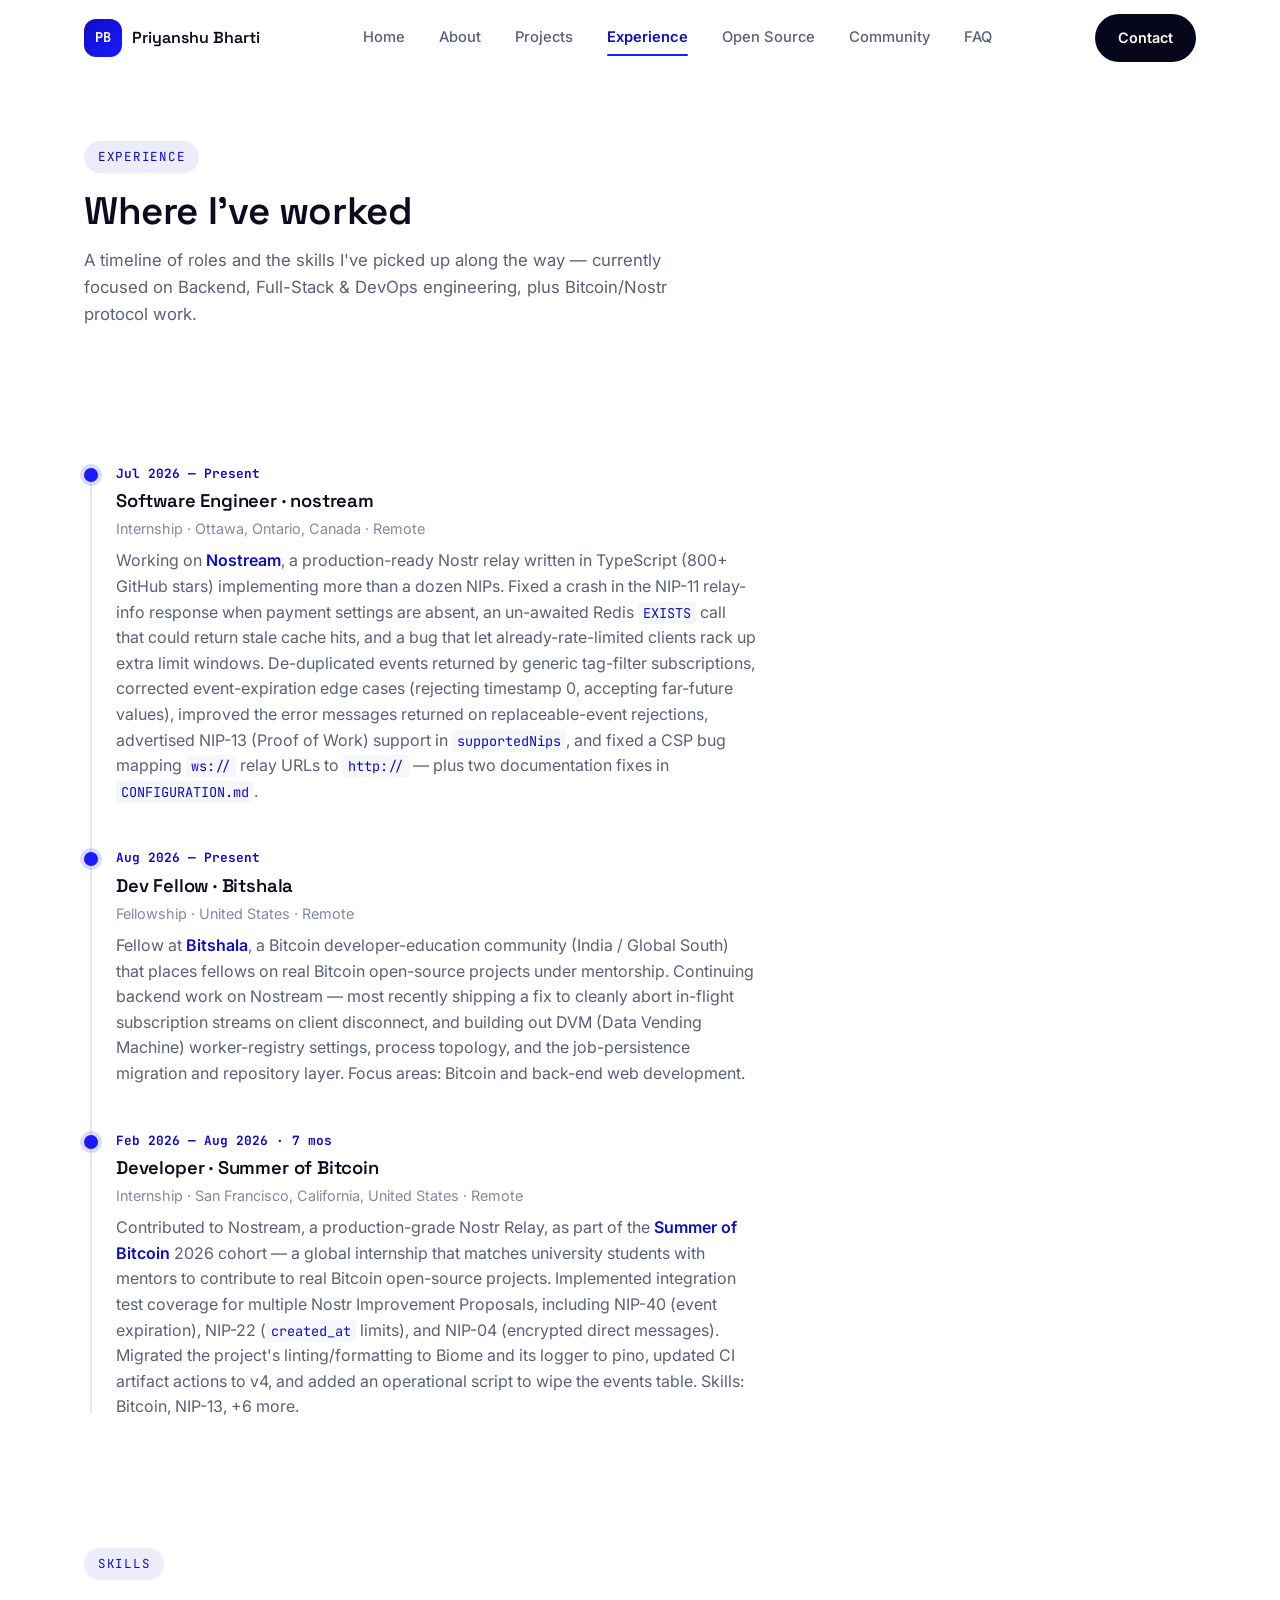
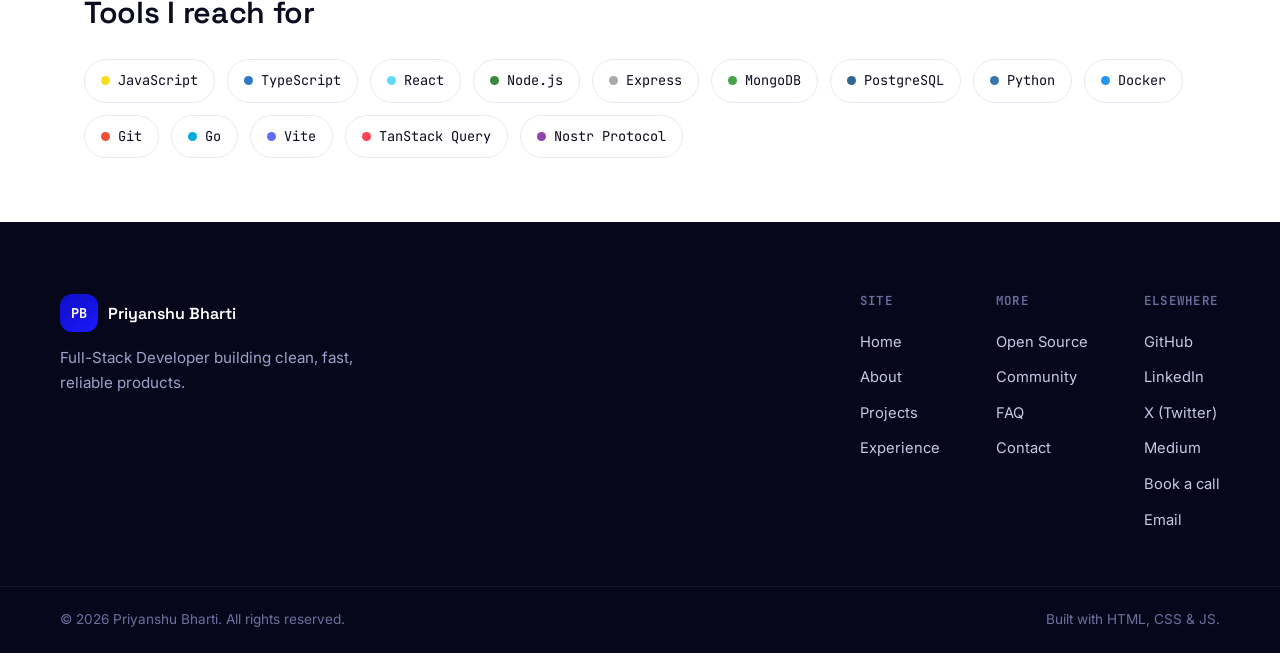
<file: experience.html>
<!DOCTYPE html>
<html lang="en">
<head>
<meta charset="UTF-8" />
<meta name="viewport" content="width=device-width, initial-scale=1.0" />
<title>Experience — Priyanshu Bharti</title>
<meta name="description" content="Work experience and skills of Priyanshu Bharti, Full-Stack Developer." />
<link rel="preconnect" href="https://fonts.googleapis.com" />
<link rel="preconnect" href="https://fonts.gstatic.com" crossorigin />
<link href="https://fonts.googleapis.com/css2?family=Space+Grotesk:wght@500;600;700&family=Inter:wght@400;500;600&family=JetBrains+Mono:wght@400;500;700&display=swap" rel="stylesheet" />
<link rel="stylesheet" href="css/styles.css" />
</head>
<body>

<!-- ============ NAV ============ -->
<header class="site-header">
  <div class="container nav-wrap">
    <a href="index.html" class="logo">
      <span class="logo-mark">PB</span>
      <span class="logo-name">Priyanshu Bharti</span>
    </a>

    <nav class="nav" id="siteNav">
      <a href="index.html" class="nav-link">Home</a>
      <a href="about.html" class="nav-link">About</a>
      <a href="projects.html" class="nav-link">Projects</a>
      <a href="experience.html" class="nav-link active">Experience</a>
      <a href="opensource.html" class="nav-link">Open Source</a>
      <a href="community.html" class="nav-link">Community</a>
      <a href="faq.html" class="nav-link">FAQ</a>
    </nav>

    <div class="nav-actions">
      <a href="contact.html" class="btn btn-pill-dark">Contact</a>
      <button class="hamburger" id="hamburgerBtn" aria-label="Toggle menu" aria-expanded="false" aria-controls="siteNav">
        <span></span><span></span><span></span>
      </button>
    </div>
  </div>
</header>

<!-- ============ PAGE HERO ============ -->
<section class="page-hero">
  <div class="container">
    <span class="eyebrow">Experience</span>
    <h1 class="section-title">Where I've worked</h1>
    <p class="section-sub">A timeline of roles and the skills I've picked up along the way — currently focused on Backend, Full-Stack &amp; DevOps engineering, plus Bitcoin/Nostr protocol work.</p>
  </div>
</section>

<!-- ============ TIMELINE ============ -->
<section class="section-tight">
  <div class="container">
    <div class="timeline reveal-group">

      <div class="timeline-item">
        <span class="timeline-dot"></span>
        <span class="timeline-year">Jul 2026 — Present</span>
        <h3>Software Engineer · nostream</h3>
        <span class="role-org">Internship · Ottawa, Ontario, Canada · Remote</span>
        <p>Working on <a href="https://github.com/cameri/nostream" target="_blank" rel="noopener" style="color:var(--blue-deep); font-weight:600;">Nostream</a>, a production-ready Nostr relay written in TypeScript (800+ GitHub stars) implementing more than a dozen NIPs. Fixed a crash in the NIP-11 relay-info response when payment settings are absent, an un-awaited Redis <code>EXISTS</code> call that could return stale cache hits, and a bug that let already-rate-limited clients rack up extra limit windows. De-duplicated events returned by generic tag-filter subscriptions, corrected event-expiration edge cases (rejecting timestamp 0, accepting far-future values), improved the error messages returned on replaceable-event rejections, advertised NIP-13 (Proof of Work) support in <code>supportedNips</code>, and fixed a CSP bug mapping <code>ws://</code> relay URLs to <code>http://</code> — plus two documentation fixes in <code>CONFIGURATION.md</code>.</p>
      </div>

      <div class="timeline-item">
        <span class="timeline-dot"></span>
        <span class="timeline-year">Aug 2026 — Present</span>
        <h3>Dev Fellow · Bitshala</h3>
        <span class="role-org">Fellowship · United States · Remote</span>
        <p>Fellow at <a href="https://bitshala.org/fellowship/" target="_blank" rel="noopener" style="color:var(--blue-deep); font-weight:600;">Bitshala</a>, a Bitcoin developer-education community (India / Global South) that places fellows on real Bitcoin open-source projects under mentorship. Continuing backend work on Nostream — most recently shipping a fix to cleanly abort in-flight subscription streams on client disconnect, and building out DVM (Data Vending Machine) worker-registry settings, process topology, and the job-persistence migration and repository layer. Focus areas: Bitcoin and back-end web development.</p>
      </div>

      <div class="timeline-item">
        <span class="timeline-dot"></span>
        <span class="timeline-year">Feb 2026 — Aug 2026 · 7 mos</span>
        <h3>Developer · Summer of Bitcoin</h3>
        <span class="role-org">Internship · San Francisco, California, United States · Remote</span>
        <p>Contributed to Nostream, a production-grade Nostr Relay, as part of the <a href="https://www.summerofbitcoin.org/" target="_blank" rel="noopener" style="color:var(--blue-deep); font-weight:600;">Summer of Bitcoin</a> 2026 cohort — a global internship that matches university students with mentors to contribute to real Bitcoin open-source projects. Implemented integration test coverage for multiple Nostr Improvement Proposals, including NIP-40 (event expiration), NIP-22 (<code>created_at</code> limits), and NIP-04 (encrypted direct messages). Migrated the project's linting/formatting to Biome and its logger to pino, updated CI artifact actions to v4, and added an operational script to wipe the events table. Skills: Bitcoin, NIP-13, +6 more.</p>
      </div>

    </div>
  </div>
</section>

<!-- ============ SKILLS ============ -->
<section class="section-tight">
  <div class="container">
    <span class="eyebrow">Skills</span>
    <h2 class="section-title" style="font-size:1.9rem;">Tools I reach for</h2>

    <div class="skills-cloud reveal-group">
      <span class="skill-chip"><span class="skill-dot" style="background:#f7df1e;"></span>JavaScript</span>
      <span class="skill-chip"><span class="skill-dot" style="background:#3178c6;"></span>TypeScript</span>
      <span class="skill-chip"><span class="skill-dot" style="background:#61dafb;"></span>React</span>
      <span class="skill-chip"><span class="skill-dot" style="background:#3c873a;"></span>Node.js</span>
      <span class="skill-chip"><span class="skill-dot" style="background:#a9a9a9;"></span>Express</span>
      <span class="skill-chip"><span class="skill-dot" style="background:#47a248;"></span>MongoDB</span>
      <span class="skill-chip"><span class="skill-dot" style="background:#336791;"></span>PostgreSQL</span>
      <span class="skill-chip"><span class="skill-dot" style="background:#3776ab;"></span>Python</span>
      <span class="skill-chip"><span class="skill-dot" style="background:#2496ed;"></span>Docker</span>
      <span class="skill-chip"><span class="skill-dot" style="background:#f05032;"></span>Git</span>
      <span class="skill-chip"><span class="skill-dot" style="background:#00add8;"></span>Go</span>
      <span class="skill-chip"><span class="skill-dot" style="background:#646cff;"></span>Vite</span>
      <span class="skill-chip"><span class="skill-dot" style="background:#ff4154;"></span>TanStack Query</span>
      <span class="skill-chip"><span class="skill-dot" style="background:#8e44ad;"></span>Nostr Protocol</span>
    </div>
  </div>
</section>

<!-- ============ FOOTER ============ -->
<footer class="site-footer">
  <div class="container footer-top">
    <div class="footer-brand">
      <div class="logo">
        <span class="logo-mark">PB</span>
        <span class="logo-name">Priyanshu Bharti</span>
      </div>
      <p class="footer-tagline">Full-Stack Developer building clean, fast, reliable products.</p>
    </div>

    <div class="footer-cols">
      <div class="footer-col">
        <h4>Site</h4>
        <a href="index.html">Home</a>
        <a href="about.html">About</a>
        <a href="projects.html">Projects</a>
        <a href="experience.html">Experience</a>
      </div>
      <div class="footer-col">
        <h4>More</h4>
        <a href="opensource.html">Open Source</a>
        <a href="community.html">Community</a>
        <a href="faq.html">FAQ</a>
        <a href="contact.html">Contact</a>
      </div>
      <div class="footer-col">
        <h4>Elsewhere</h4>
        <a href="https://github.com/Priyanshubhartistm" target="_blank" rel="noopener">GitHub</a>
        <a href="https://www.linkedin.com/in/priyanshu-bharti-441823229/" target="_blank" rel="noopener">LinkedIn</a>
        <a href="https://x.com/0xAarohi" target="_blank" rel="noopener">X (Twitter)</a>
        <a href="https://medium.com/@bhartipriyanshustm" target="_blank" rel="noopener">Medium</a>
        <a href="https://cal.com/priyanshu-bharti-oubnjc" target="_blank" rel="noopener">Book a call</a>
        <a href="mailto:bhartipriyanshum@gmail.com">Email</a>
      </div>
    </div>
  </div>

  <div class="footer-bottom">
    <div class="container footer-bottom-inner">
      <p>&copy; 2026 Priyanshu Bharti. All rights reserved.</p>
      <p class="footer-note">Built with HTML, CSS &amp; JS.</p>
    </div>
  </div>
</footer>

<script src="js/script.js"></script>
</body>
</html>
</file>
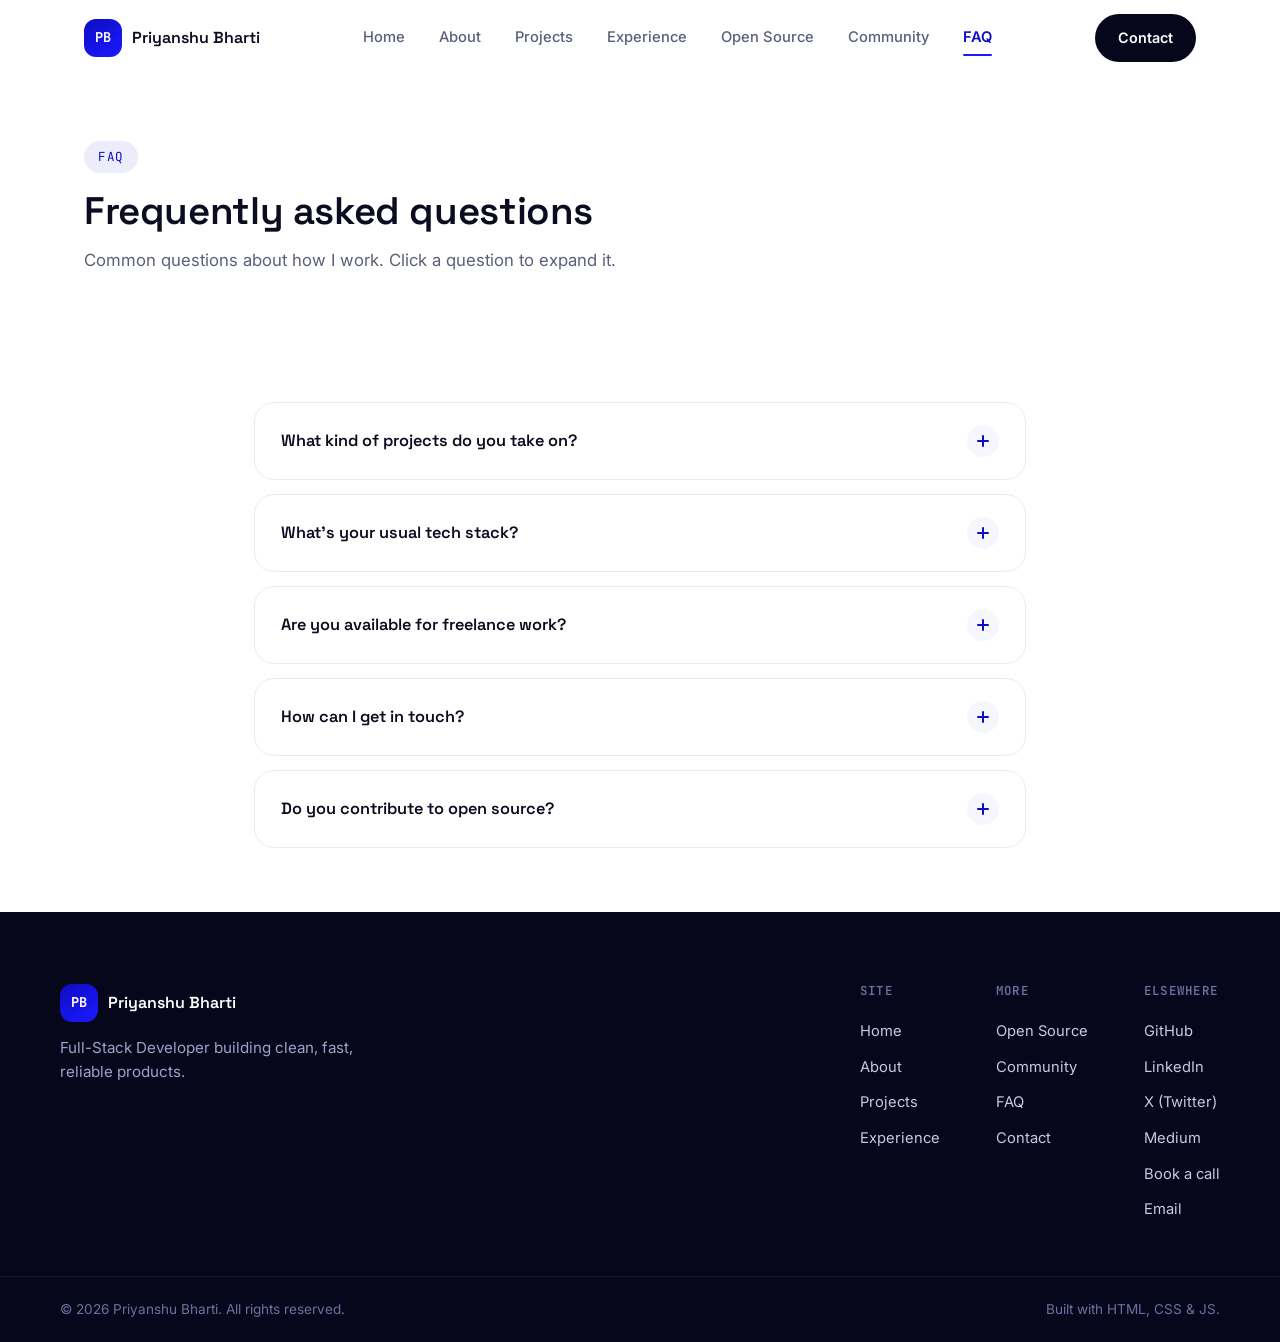
<file: faq.html>
<!DOCTYPE html>
<html lang="en">
<head>
<meta charset="UTF-8" />
<meta name="viewport" content="width=device-width, initial-scale=1.0" />
<title>FAQ — Priyanshu Bharti</title>
<meta name="description" content="Frequently asked questions about working with Priyanshu Bharti." />
<link rel="preconnect" href="https://fonts.googleapis.com" />
<link rel="preconnect" href="https://fonts.gstatic.com" crossorigin />
<link href="https://fonts.googleapis.com/css2?family=Space+Grotesk:wght@500;600;700&family=Inter:wght@400;500;600&family=JetBrains+Mono:wght@400;500;700&display=swap" rel="stylesheet" />
<link rel="stylesheet" href="css/styles.css" />
</head>
<body>

<!-- ============ NAV ============ -->
<header class="site-header">
  <div class="container nav-wrap">
    <a href="index.html" class="logo">
      <span class="logo-mark">PB</span>
      <span class="logo-name">Priyanshu Bharti</span>
    </a>

    <nav class="nav" id="siteNav">
      <a href="index.html" class="nav-link">Home</a>
      <a href="about.html" class="nav-link">About</a>
      <a href="projects.html" class="nav-link">Projects</a>
      <a href="experience.html" class="nav-link">Experience</a>
      <a href="opensource.html" class="nav-link">Open Source</a>
      <a href="community.html" class="nav-link">Community</a>
      <a href="faq.html" class="nav-link active">FAQ</a>
    </nav>

    <div class="nav-actions">
      <a href="contact.html" class="btn btn-pill-dark">Contact</a>
      <button class="hamburger" id="hamburgerBtn" aria-label="Toggle menu" aria-expanded="false" aria-controls="siteNav">
        <span></span><span></span><span></span>
      </button>
    </div>
  </div>
</header>

<!-- ============ PAGE HERO ============ -->
<section class="page-hero">
  <div class="container">
    <span class="eyebrow">FAQ</span>
    <h1 class="section-title">Frequently asked questions</h1>
    <p class="section-sub">Common questions about how I work. Click a question to expand it.</p>
  </div>
</section>

<!-- ============ ACCORDION ============ -->
<section class="section-tight">
  <div class="container" style="max-width:820px;">
    <div class="accordion reveal-group">

      <div class="accordion-item">
        <button class="accordion-trigger" aria-expanded="false">
          What kind of projects do you take on?
          <span class="accordion-icon"></span>
        </button>
        <div class="accordion-panel">
          <div class="accordion-panel-inner">[Placeholder] Describe the type of freelance or full-time work you're interested in — e.g. full-stack web apps, APIs, MVPs, or specific industries.</div>
        </div>
      </div>

      <div class="accordion-item">
        <button class="accordion-trigger" aria-expanded="false">
          What's your usual tech stack?
          <span class="accordion-icon"></span>
        </button>
        <div class="accordion-panel">
          <div class="accordion-panel-inner">[Placeholder] I typically work with JavaScript/TypeScript, React on the frontend, Node.js/Express on the backend, and MongoDB or PostgreSQL for data. Docker for environments, Git for everything else.</div>
        </div>
      </div>

      <div class="accordion-item">
        <button class="accordion-trigger" aria-expanded="false">
          Are you available for freelance work?
          <span class="accordion-icon"></span>
        </button>
        <div class="accordion-panel">
          <div class="accordion-panel-inner">[Placeholder] State your current availability here — open to freelance, part-time, or full-time roles, and how far out you're booked.</div>
        </div>
      </div>

      <div class="accordion-item">
        <button class="accordion-trigger" aria-expanded="false">
          How can I get in touch?
          <span class="accordion-icon"></span>
        </button>
        <div class="accordion-panel">
          <div class="accordion-panel-inner">[Placeholder] The best way to reach me is via the <a href="contact.html" style="color:var(--blue-deep); font-weight:600;">contact page</a> or email at bhartipriyanshum@gmail.com.</div>
        </div>
      </div>

      <div class="accordion-item">
        <button class="accordion-trigger" aria-expanded="false">
          Do you contribute to open source?
          <span class="accordion-icon"></span>
        </button>
        <div class="accordion-panel">
          <div class="accordion-panel-inner">[Placeholder] Yes — see the <a href="opensource.html" style="color:var(--blue-deep); font-weight:600;">Open Source page</a> for repos I contribute to and maintain.</div>
        </div>
      </div>

    </div>
  </div>
</section>

<!-- ============ FOOTER ============ -->
<footer class="site-footer">
  <div class="container footer-top">
    <div class="footer-brand">
      <div class="logo">
        <span class="logo-mark">PB</span>
        <span class="logo-name">Priyanshu Bharti</span>
      </div>
      <p class="footer-tagline">Full-Stack Developer building clean, fast, reliable products.</p>
    </div>

    <div class="footer-cols">
      <div class="footer-col">
        <h4>Site</h4>
        <a href="index.html">Home</a>
        <a href="about.html">About</a>
        <a href="projects.html">Projects</a>
        <a href="experience.html">Experience</a>
      </div>
      <div class="footer-col">
        <h4>More</h4>
        <a href="opensource.html">Open Source</a>
        <a href="community.html">Community</a>
        <a href="faq.html">FAQ</a>
        <a href="contact.html">Contact</a>
      </div>
      <div class="footer-col">
        <h4>Elsewhere</h4>
        <a href="https://github.com/Priyanshubhartistm" target="_blank" rel="noopener">GitHub</a>
        <a href="https://www.linkedin.com/in/priyanshu-bharti-441823229/" target="_blank" rel="noopener">LinkedIn</a>
        <a href="https://x.com/0xAarohi" target="_blank" rel="noopener">X (Twitter)</a>
        <a href="https://medium.com/@bhartipriyanshustm" target="_blank" rel="noopener">Medium</a>
        <a href="https://cal.com/priyanshu-bharti-oubnjc" target="_blank" rel="noopener">Book a call</a>
        <a href="mailto:bhartipriyanshum@gmail.com">Email</a>
      </div>
    </div>
  </div>

  <div class="footer-bottom">
    <div class="container footer-bottom-inner">
      <p>&copy; 2026 Priyanshu Bharti. All rights reserved.</p>
      <p class="footer-note">Built with HTML, CSS &amp; JS.</p>
    </div>
  </div>
</footer>

<script src="js/script.js"></script>
</body>
</html>
</file>
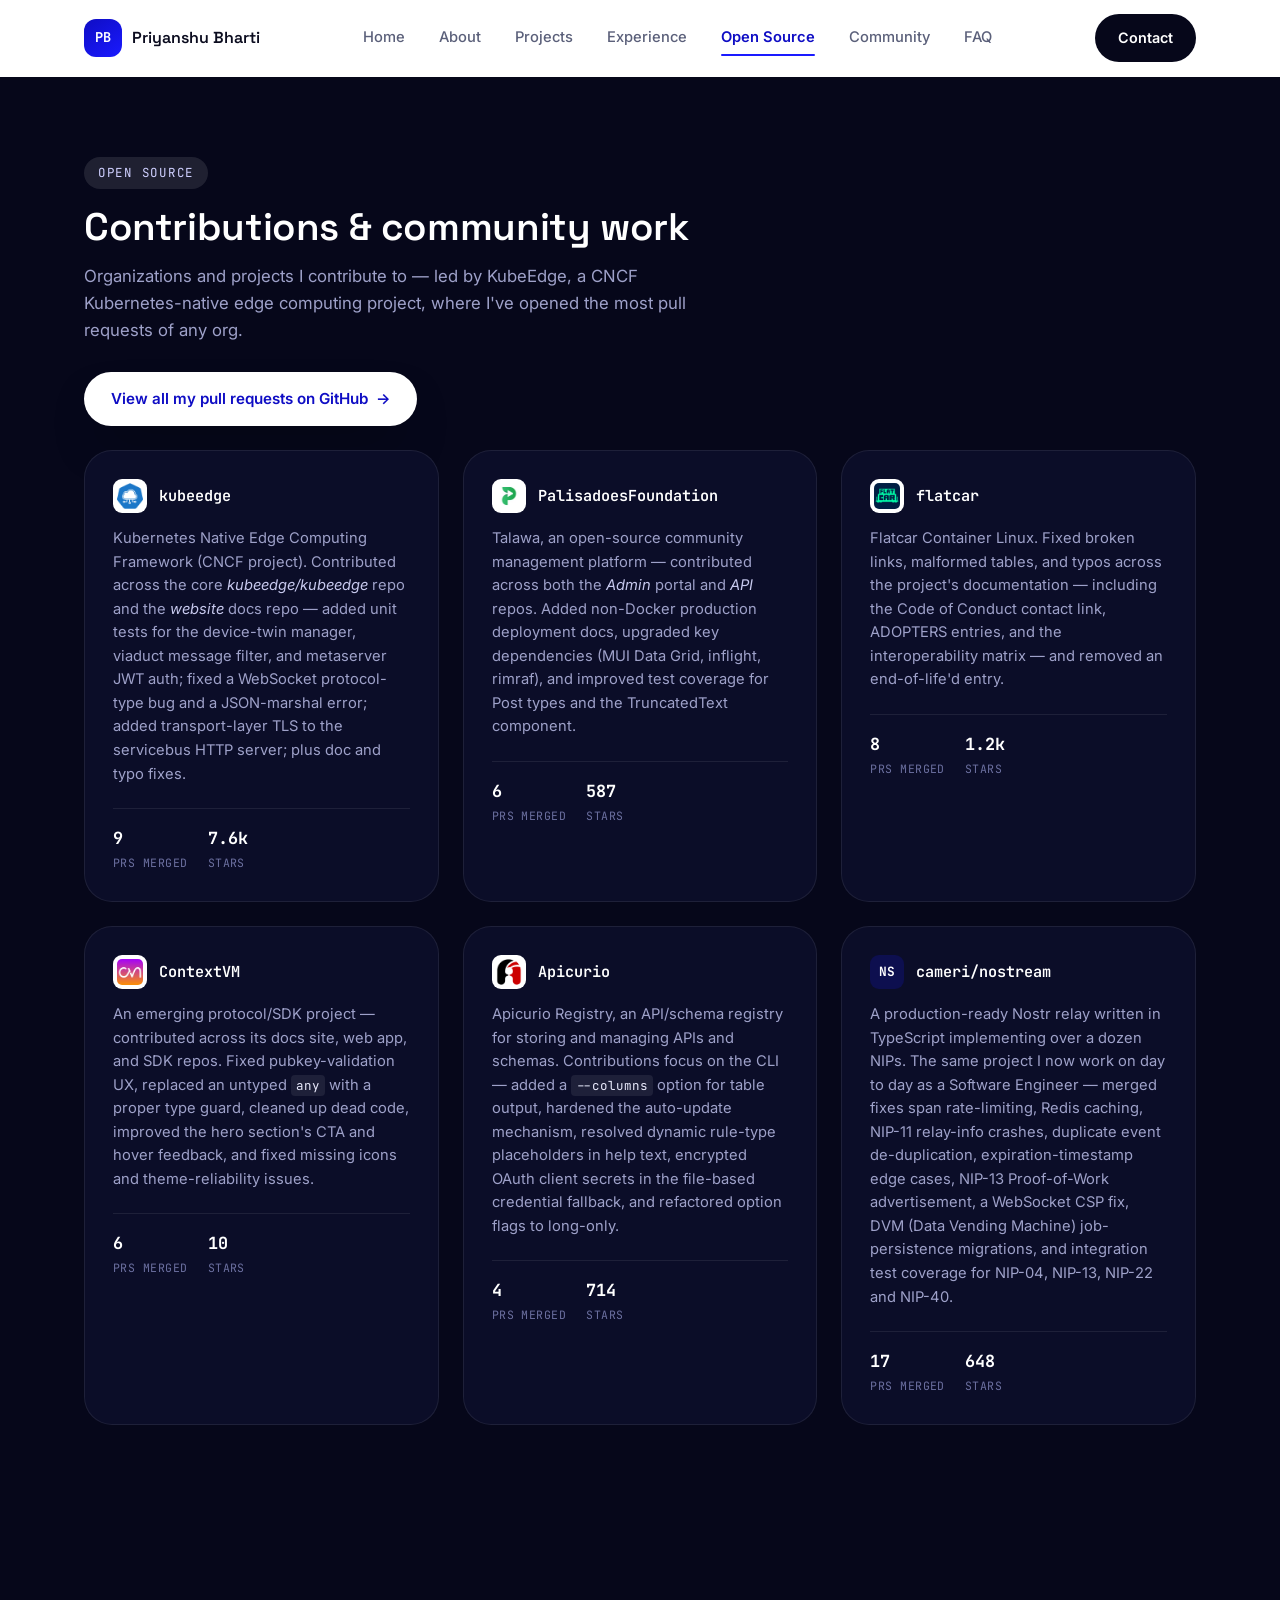
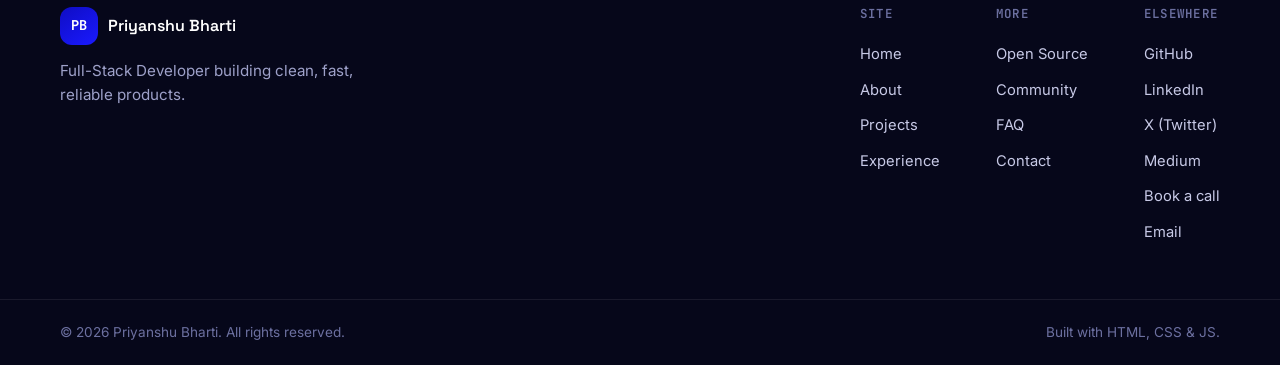
<file: opensource.html>
<!DOCTYPE html>
<html lang="en">
<head>
<meta charset="UTF-8" />
<meta name="viewport" content="width=device-width, initial-scale=1.0" />
<title>Open Source — Priyanshu Bharti</title>
<meta name="description" content="Open source contributions by Priyanshu Bharti." />
<link rel="preconnect" href="https://fonts.googleapis.com" />
<link rel="preconnect" href="https://fonts.gstatic.com" crossorigin />
<link href="https://fonts.googleapis.com/css2?family=Space+Grotesk:wght@500;600;700&family=Inter:wght@400;500;600&family=JetBrains+Mono:wght@400;500;700&display=swap" rel="stylesheet" />
<link rel="stylesheet" href="css/styles.css" />
</head>
<body>

<!-- ============ NAV ============ -->
<header class="site-header">
  <div class="container nav-wrap">
    <a href="index.html" class="logo">
      <span class="logo-mark">PB</span>
      <span class="logo-name">Priyanshu Bharti</span>
    </a>

    <nav class="nav" id="siteNav">
      <a href="index.html" class="nav-link">Home</a>
      <a href="about.html" class="nav-link">About</a>
      <a href="projects.html" class="nav-link">Projects</a>
      <a href="experience.html" class="nav-link">Experience</a>
      <a href="opensource.html" class="nav-link active">Open Source</a>
      <a href="community.html" class="nav-link">Community</a>
      <a href="faq.html" class="nav-link">FAQ</a>
    </nav>

    <div class="nav-actions">
      <a href="contact.html" class="btn btn-pill-dark">Contact</a>
      <button class="hamburger" id="hamburgerBtn" aria-label="Toggle menu" aria-expanded="false" aria-controls="siteNav">
        <span></span><span></span><span></span>
      </button>
    </div>
  </div>
</header>

<!-- ============ PAGE HERO ============ -->
<section class="page-hero oss-hero">
  <div class="container" style="padding-top:16px;">
    <span class="eyebrow on-dark">Open Source</span>
    <h1 class="section-title" style="color:#fff;">Contributions &amp; community work</h1>
    <p class="section-sub">Organizations and projects I contribute to — led by KubeEdge, a CNCF Kubernetes-native edge computing project, where I've opened the most pull requests of any org.</p>
    <a href="https://github.com/search?q=is%3Apr+author%3APriyanshubhartistm&type=pullrequests" target="_blank" rel="noopener" class="btn btn-white-pill" style="margin-top:28px;">View all my pull requests on GitHub <span class="arrow-shift">→</span></a>
  </div>
</section>

<!-- ============ OSS GRID ============ -->
<section class="oss-section">
  <div class="container">
    <div class="oss-grid reveal-group">

      <article class="oss-card">
        <div class="oss-repo-head">
          <img class="oss-org-logo" src="assets/images/org-kubeedge.png" alt="kubeedge logo" loading="lazy" />
          <div class="oss-repo"><a href="https://github.com/search?q=is%3Apr+author%3APriyanshubhartistm+org%3Akubeedge&type=pullrequests" target="_blank" rel="noopener">kubeedge</a></div>
        </div>
        <p class="oss-desc">Kubernetes Native Edge Computing Framework (CNCF project). Contributed across the core <em>kubeedge/kubeedge</em> repo and the <em>website</em> docs repo — added unit tests for the device-twin manager, viaduct message filter, and metaserver JWT auth; fixed a WebSocket protocol-type bug and a JSON-marshal error; added transport-layer TLS to the servicebus HTTP server; plus doc and typo fixes.</p>
        <div class="oss-stats">
          <div><strong data-counter="9" data-suffix="" data-gh-org="kubeedge">9</strong><span>PRs Merged</span></div>
          <div><strong data-counter="7.6" data-suffix="k">7.6k</strong><span>Stars</span></div>
        </div>
      </article>

      <article class="oss-card">
        <div class="oss-repo-head">
          <img class="oss-org-logo" src="assets/images/org-palisadoes.png" alt="Palisadoes Foundation logo" loading="lazy" />
          <div class="oss-repo"><a href="https://github.com/search?q=is%3Apr+author%3APriyanshubhartistm+org%3APalisadoesFoundation&type=pullrequests" target="_blank" rel="noopener">PalisadoesFoundation</a></div>
        </div>
        <p class="oss-desc">Talawa, an open-source community management platform — contributed across both the <em>Admin</em> portal and <em>API</em> repos. Added non-Docker production deployment docs, upgraded key dependencies (MUI Data Grid, inflight, rimraf), and improved test coverage for Post types and the TruncatedText component.</p>
        <div class="oss-stats">
          <div><strong data-counter="6" data-suffix="" data-gh-org="PalisadoesFoundation">6</strong><span>PRs Merged</span></div>
          <div><strong data-counter="587" data-suffix="">587</strong><span>Stars</span></div>
        </div>
      </article>

      <article class="oss-card">
        <div class="oss-repo-head">
          <img class="oss-org-logo" src="assets/images/org-flatcar.png" alt="Flatcar logo" loading="lazy" />
          <div class="oss-repo"><a href="https://github.com/search?q=is%3Apr+author%3APriyanshubhartistm+org%3Aflatcar&type=pullrequests" target="_blank" rel="noopener">flatcar</a></div>
        </div>
        <p class="oss-desc">Flatcar Container Linux. Fixed broken links, malformed tables, and typos across the project's documentation — including the Code of Conduct contact link, ADOPTERS entries, and the interoperability matrix — and removed an end-of-life'd entry.</p>
        <div class="oss-stats">
          <div><strong data-counter="8" data-suffix="" data-gh-org="flatcar">8</strong><span>PRs Merged</span></div>
          <div><strong data-counter="1.2" data-suffix="k">1.2k</strong><span>Stars</span></div>
        </div>
      </article>

      <article class="oss-card">
        <div class="oss-repo-head">
          <img class="oss-org-logo" src="assets/images/org-contextvm.png" alt="ContextVM logo" loading="lazy" />
          <div class="oss-repo"><a href="https://github.com/search?q=is%3Apr+author%3APriyanshubhartistm+org%3AContextVM&type=pullrequests" target="_blank" rel="noopener">ContextVM</a></div>
        </div>
        <p class="oss-desc">An emerging protocol/SDK project — contributed across its docs site, web app, and SDK repos. Fixed pubkey-validation UX, replaced an untyped <code>any</code> with a proper type guard, cleaned up dead code, improved the hero section's CTA and hover feedback, and fixed missing icons and theme-reliability issues.</p>
        <div class="oss-stats">
          <div><strong data-counter="8" data-suffix="" data-gh-org="ContextVM">8</strong><span>PRs Merged</span></div>
          <div><strong data-counter="13" data-suffix="">13</strong><span>Stars</span></div>
        </div>
      </article>

      <article class="oss-card">
        <div class="oss-repo-head">
          <img class="oss-org-logo" src="assets/images/org-apicurio.png" alt="Apicurio logo" loading="lazy" />
          <div class="oss-repo"><a href="https://github.com/search?q=is%3Apr+author%3APriyanshubhartistm+org%3AApicurio&type=pullrequests" target="_blank" rel="noopener">Apicurio</a></div>
        </div>
        <p class="oss-desc">Apicurio Registry, an API/schema registry for storing and managing APIs and schemas. Contributions focus on the CLI — added a <code>--columns</code> option for table output, hardened the auto-update mechanism, resolved dynamic rule-type placeholders in help text, encrypted OAuth client secrets in the file-based credential fallback, and refactored option flags to long-only.</p>
        <div class="oss-stats">
          <div><strong data-counter="5" data-suffix="" data-gh-org="Apicurio">5</strong><span>PRs Merged</span></div>
          <div><strong data-counter="903" data-suffix="">903</strong><span>Stars</span></div>
        </div>
      </article>

      <article class="oss-card">
        <div class="oss-repo-head">
          <span class="oss-org-logo-fallback">NS</span>
          <div class="oss-repo"><a href="https://github.com/cameri/nostream/pulls/Priyanshubhartistm" target="_blank" rel="noopener">cameri/nostream</a></div>
        </div>
        <p class="oss-desc">A production-ready Nostr relay written in TypeScript implementing over a dozen NIPs. The same project I now work on day to day as a Software Engineer — merged fixes span rate-limiting, Redis caching, NIP-11 relay-info crashes, duplicate event de-duplication, expiration-timestamp edge cases, NIP-13 Proof-of-Work advertisement, a WebSocket CSP fix, DVM (Data Vending Machine) job-persistence migrations, and integration test coverage for NIP-04, NIP-13, NIP-22 and NIP-40.</p>
        <div class="oss-stats">
          <div><strong data-counter="21" data-suffix="">21</strong><span>PRs Merged</span></div>
          <div><strong data-counter="820" data-suffix="">820</strong><span>Stars</span></div>
        </div>
      </article>

    </div>
  </div>
</section>

<!-- ============ FOOTER ============ -->
<footer class="site-footer">
  <div class="container footer-top">
    <div class="footer-brand">
      <div class="logo">
        <span class="logo-mark">PB</span>
        <span class="logo-name">Priyanshu Bharti</span>
      </div>
      <p class="footer-tagline">Full-Stack Developer building clean, fast, reliable products.</p>
    </div>

    <div class="footer-cols">
      <div class="footer-col">
        <h4>Site</h4>
        <a href="index.html">Home</a>
        <a href="about.html">About</a>
        <a href="projects.html">Projects</a>
        <a href="experience.html">Experience</a>
      </div>
      <div class="footer-col">
        <h4>More</h4>
        <a href="opensource.html">Open Source</a>
        <a href="community.html">Community</a>
        <a href="faq.html">FAQ</a>
        <a href="contact.html">Contact</a>
      </div>
      <div class="footer-col">
        <h4>Elsewhere</h4>
        <a href="https://github.com/Priyanshubhartistm" target="_blank" rel="noopener">GitHub</a>
        <a href="https://www.linkedin.com/in/priyanshu-bharti-441823229/" target="_blank" rel="noopener">LinkedIn</a>
        <a href="https://x.com/0xAarohi" target="_blank" rel="noopener">X (Twitter)</a>
        <a href="https://medium.com/@bhartipriyanshustm" target="_blank" rel="noopener">Medium</a>
        <a href="https://cal.com/priyanshu-bharti-oubnjc" target="_blank" rel="noopener">Book a call</a>
        <a href="mailto:bhartipriyanshum@gmail.com">Email</a>
      </div>
    </div>
  </div>

  <div class="footer-bottom">
    <div class="container footer-bottom-inner">
      <p>&copy; 2026 Priyanshu Bharti. All rights reserved.</p>
      <p class="footer-note">Built with HTML, CSS &amp; JS.</p>
    </div>
  </div>
</footer>

<script src="js/script.js"></script>
</body>
</html>
</file>
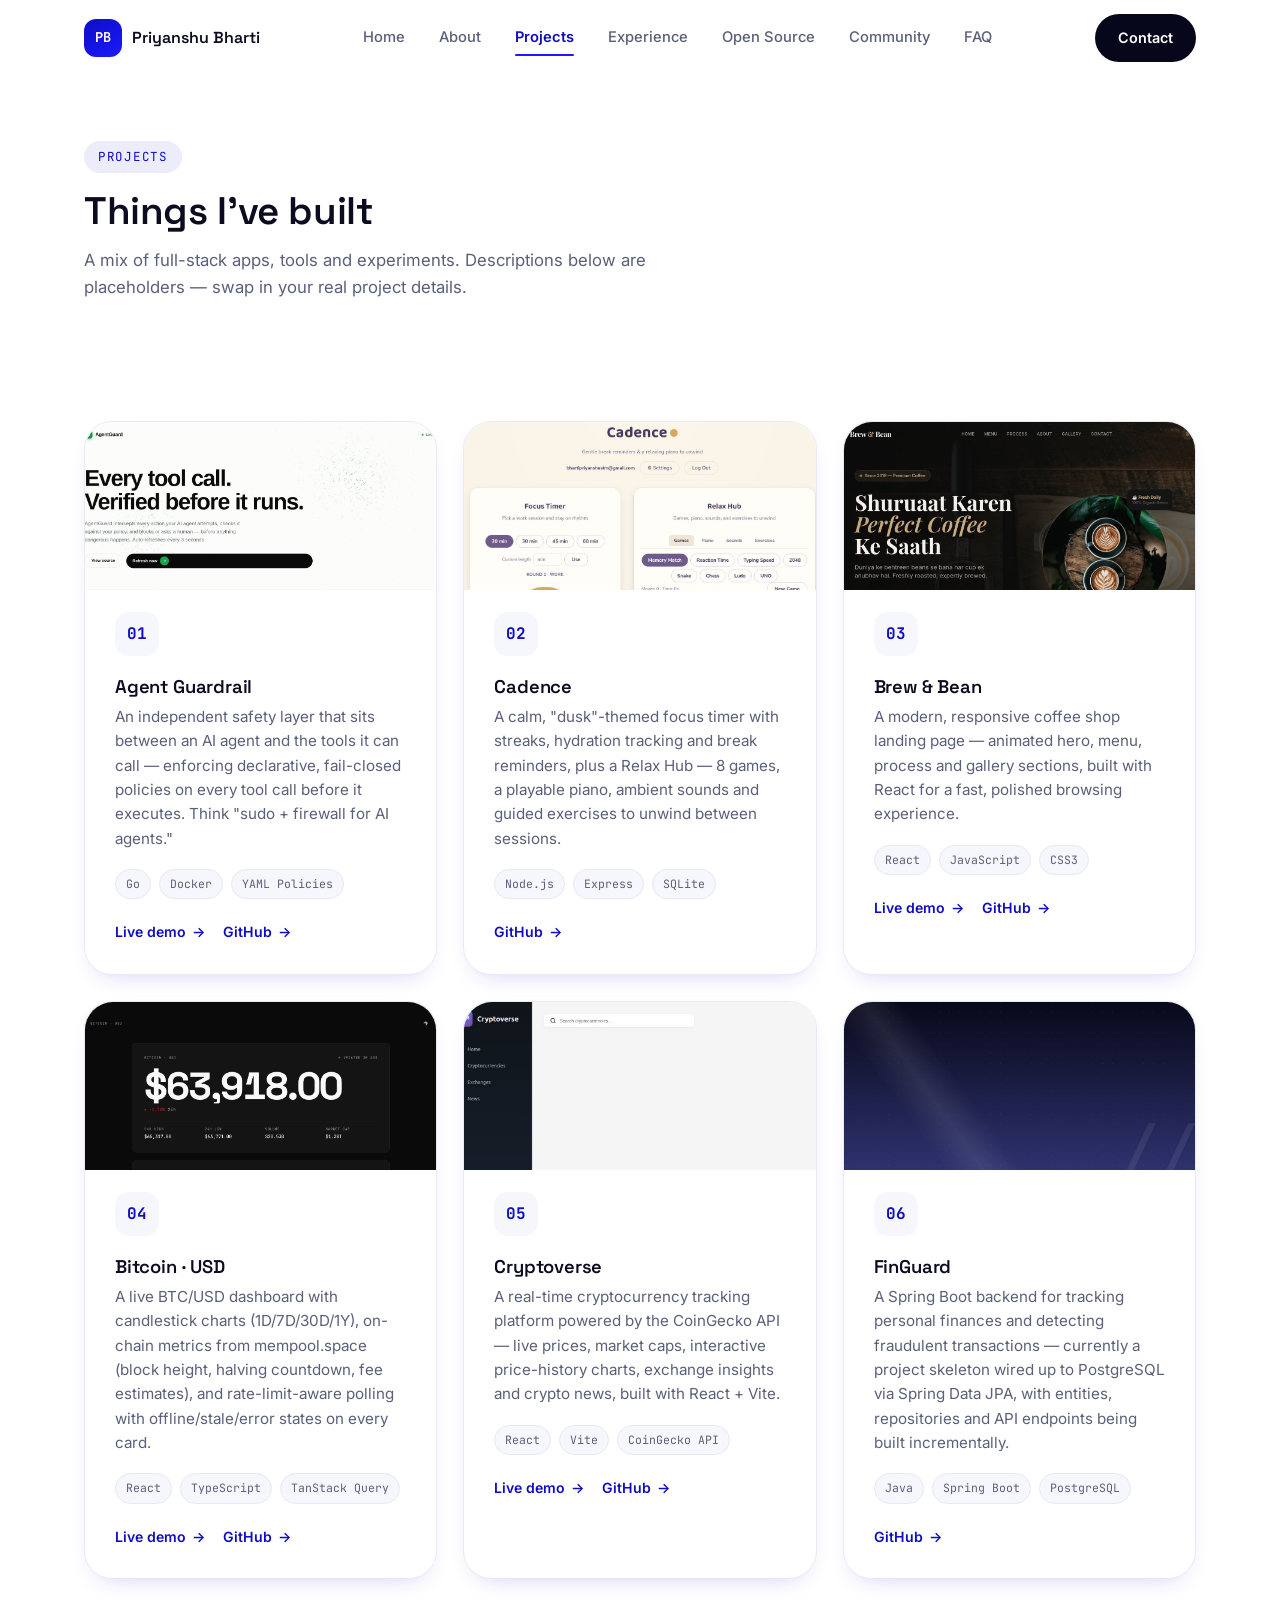
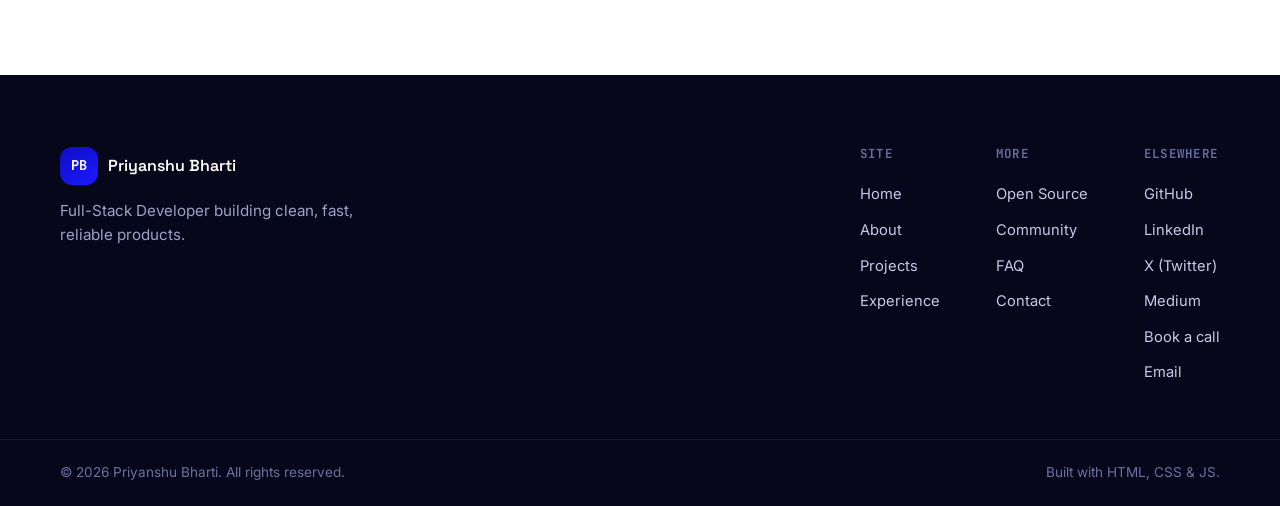
<file: projects.html>
<!DOCTYPE html>
<html lang="en">
<head>
<meta charset="UTF-8" />
<meta name="viewport" content="width=device-width, initial-scale=1.0" />
<title>Projects — Priyanshu Bharti</title>
<meta name="description" content="A selection of projects by Priyanshu Bharti, Full-Stack Developer." />
<link rel="preconnect" href="https://fonts.googleapis.com" />
<link rel="preconnect" href="https://fonts.gstatic.com" crossorigin />
<link href="https://fonts.googleapis.com/css2?family=Space+Grotesk:wght@500;600;700&family=Inter:wght@400;500;600&family=JetBrains+Mono:wght@400;500;700&display=swap" rel="stylesheet" />
<link rel="stylesheet" href="css/styles.css" />
</head>
<body>

<!-- ============ NAV ============ -->
<header class="site-header">
  <div class="container nav-wrap">
    <a href="index.html" class="logo">
      <span class="logo-mark">PB</span>
      <span class="logo-name">Priyanshu Bharti</span>
    </a>

    <nav class="nav" id="siteNav">
      <a href="index.html" class="nav-link">Home</a>
      <a href="about.html" class="nav-link">About</a>
      <a href="projects.html" class="nav-link active">Projects</a>
      <a href="experience.html" class="nav-link">Experience</a>
      <a href="opensource.html" class="nav-link">Open Source</a>
      <a href="community.html" class="nav-link">Community</a>
      <a href="faq.html" class="nav-link">FAQ</a>
    </nav>

    <div class="nav-actions">
      <a href="contact.html" class="btn btn-pill-dark">Contact</a>
      <button class="hamburger" id="hamburgerBtn" aria-label="Toggle menu" aria-expanded="false" aria-controls="siteNav">
        <span></span><span></span><span></span>
      </button>
    </div>
  </div>
</header>

<!-- ============ PAGE HERO ============ -->
<section class="page-hero">
  <div class="container">
    <span class="eyebrow">Projects</span>
    <h1 class="section-title">Things I've built</h1>
    <p class="section-sub">A mix of full-stack apps, tools and experiments. Descriptions below are placeholders — swap in your real project details.</p>
  </div>
</section>

<!-- ============ PROJECTS GRID ============ -->
<section class="section">
  <div class="container">
    <div class="projects-grid reveal-group">

      <article class="card project-card">
        <div class="project-card-thumb-wrap">
          <img class="project-card-thumb" src="assets/images/agent-guard-thumb.jpg" alt="Agent Guardrail dashboard screenshot" loading="lazy" />
        </div>
        <div class="project-card-icon">01</div>
        <h3>Agent Guardrail</h3>
        <p>An independent safety layer that sits between an AI agent and the tools it can call — enforcing declarative, fail-closed policies on every tool call before it executes. Think "sudo + firewall for AI agents."</p>
        <div class="tag-row">
          <span class="tag-pill">Go</span>
          <span class="tag-pill">Docker</span>
          <span class="tag-pill">YAML Policies</span>
        </div>
        <div class="project-links">
          <a href="https://agent-guard-v2uw.onrender.com" target="_blank" rel="noopener">Live demo <span class="arrow-shift">→</span></a>
          <a href="https://github.com/Priyanshubhartistm/agent-guard" target="_blank" rel="noopener">GitHub <span class="arrow-shift">→</span></a>
        </div>
      </article>

      <article class="card project-card">
        <div class="project-card-thumb-wrap">
          <img class="project-card-thumb" src="assets/images/cadence-thumb.jpg" alt="Cadence app screenshot — focus timer and Relax Hub" loading="lazy" />
        </div>
        <div class="project-card-icon">02</div>
        <h3>Cadence</h3>
        <p>A calm, "dusk"-themed focus timer with streaks, hydration tracking and break reminders, plus a Relax Hub — 8 games, a playable piano, ambient sounds and guided exercises to unwind between sessions.</p>
        <div class="tag-row">
          <span class="tag-pill">Node.js</span>
          <span class="tag-pill">Express</span>
          <span class="tag-pill">SQLite</span>
        </div>
        <div class="project-links">
          <a href="https://github.com/Priyanshubhartistm/cadence" target="_blank" rel="noopener">GitHub <span class="arrow-shift">→</span></a>
        </div>
      </article>

      <article class="card project-card">
        <div class="project-card-thumb-wrap">
          <img class="project-card-thumb" src="assets/images/coffee-website-thumb.jpg" alt="Brew & Bean coffee shop website screenshot" loading="lazy" />
        </div>
        <div class="project-card-icon">03</div>
        <h3>Brew &amp; Bean</h3>
        <p>A modern, responsive coffee shop landing page — animated hero, menu, process and gallery sections, built with React for a fast, polished browsing experience.</p>
        <div class="tag-row">
          <span class="tag-pill">React</span>
          <span class="tag-pill">JavaScript</span>
          <span class="tag-pill">CSS3</span>
        </div>
        <div class="project-links">
          <a href="https://priyanshubhartistm.github.io/coffee-website/" target="_blank" rel="noopener">Live demo <span class="arrow-shift">→</span></a>
          <a href="https://github.com/Priyanshubhartistm/coffee-website" target="_blank" rel="noopener">GitHub <span class="arrow-shift">→</span></a>
        </div>
      </article>

      <article class="card project-card">
        <div class="project-card-thumb-wrap">
          <img class="project-card-thumb" src="assets/images/bitcoin-prices-thumb.jpg" alt="Bitcoin · USD dashboard screenshot" loading="lazy" />
        </div>
        <div class="project-card-icon">04</div>
        <h3>Bitcoin · USD</h3>
        <p>A live BTC/USD dashboard with candlestick charts (1D/7D/30D/1Y), on-chain metrics from mempool.space (block height, halving countdown, fee estimates), and rate-limit-aware polling with offline/stale/error states on every card.</p>
        <div class="tag-row">
          <span class="tag-pill">React</span>
          <span class="tag-pill">TypeScript</span>
          <span class="tag-pill">TanStack Query</span>
        </div>
        <div class="project-links">
          <a href="https://completion-task.vercel.app/" target="_blank" rel="noopener">Live demo <span class="arrow-shift">→</span></a>
          <a href="https://github.com/Priyanshubhartistm/bitcoin-prices" target="_blank" rel="noopener">GitHub <span class="arrow-shift">→</span></a>
        </div>
      </article>

      <article class="card project-card">
        <div class="project-card-thumb-wrap">
          <img class="project-card-thumb" src="assets/images/crypto-tracker-thumb.jpg" alt="Cryptoverse cryptocurrency tracker screenshot" loading="lazy" />
        </div>
        <div class="project-card-icon">05</div>
        <h3>Cryptoverse</h3>
        <p>A real-time cryptocurrency tracking platform powered by the CoinGecko API — live prices, market caps, interactive price-history charts, exchange insights and crypto news, built with React + Vite.</p>
        <div class="tag-row">
          <span class="tag-pill">React</span>
          <span class="tag-pill">Vite</span>
          <span class="tag-pill">CoinGecko API</span>
        </div>
        <div class="project-links">
          <a href="https://priyanshubhartistm.github.io/Cryptocurrency-Tracker/" target="_blank" rel="noopener">Live demo <span class="arrow-shift">→</span></a>
          <a href="https://github.com/Priyanshubhartistm/Cryptocurrency-Tracker" target="_blank" rel="noopener">GitHub <span class="arrow-shift">→</span></a>
        </div>
      </article>

      <article class="card project-card">
        <div class="project-card-thumb-wrap">
          <img class="project-card-thumb" src="assets/images/project-06-thumb.jpg" alt="Project Placeholder Six thumbnail" loading="lazy" />
        </div>
        <div class="project-card-icon">06</div>
        <h3>FinGuard</h3>
        <p>A Spring Boot backend for tracking personal finances and detecting fraudulent transactions — currently a project skeleton wired up to PostgreSQL via Spring Data JPA, with entities, repositories and API endpoints being built incrementally.</p>
        <div class="tag-row">
          <span class="tag-pill">Java</span>
          <span class="tag-pill">Spring Boot</span>
          <span class="tag-pill">PostgreSQL</span>
        </div>
        <div class="project-links">
          <a href="https://github.com/Priyanshubhartistm/Smart-Personal-Finance-Fraud-Detection-System" target="_blank" rel="noopener">GitHub <span class="arrow-shift">→</span></a>
        </div>
      </article>

    </div>
  </div>
</section>

<!-- ============ FOOTER ============ -->
<footer class="site-footer">
  <div class="container footer-top">
    <div class="footer-brand">
      <div class="logo">
        <span class="logo-mark">PB</span>
        <span class="logo-name">Priyanshu Bharti</span>
      </div>
      <p class="footer-tagline">Full-Stack Developer building clean, fast, reliable products.</p>
    </div>

    <div class="footer-cols">
      <div class="footer-col">
        <h4>Site</h4>
        <a href="index.html">Home</a>
        <a href="about.html">About</a>
        <a href="projects.html">Projects</a>
        <a href="experience.html">Experience</a>
      </div>
      <div class="footer-col">
        <h4>More</h4>
        <a href="opensource.html">Open Source</a>
        <a href="community.html">Community</a>
        <a href="faq.html">FAQ</a>
        <a href="contact.html">Contact</a>
      </div>
      <div class="footer-col">
        <h4>Elsewhere</h4>
        <a href="https://github.com/Priyanshubhartistm" target="_blank" rel="noopener">GitHub</a>
        <a href="https://www.linkedin.com/in/priyanshu-bharti-441823229/" target="_blank" rel="noopener">LinkedIn</a>
        <a href="https://x.com/0xAarohi" target="_blank" rel="noopener">X (Twitter)</a>
        <a href="https://medium.com/@bhartipriyanshustm" target="_blank" rel="noopener">Medium</a>
        <a href="https://cal.com/priyanshu-bharti-oubnjc" target="_blank" rel="noopener">Book a call</a>
        <a href="mailto:bhartipriyanshum@gmail.com">Email</a>
      </div>
    </div>
  </div>

  <div class="footer-bottom">
    <div class="container footer-bottom-inner">
      <p>&copy; 2026 Priyanshu Bharti. All rights reserved.</p>
      <p class="footer-note">Built with HTML, CSS &amp; JS.</p>
    </div>
  </div>
</footer>

<script src="js/script.js"></script>
</body>
</html>
</file>
<file: css/styles.css>
/* =========================================================
   Priyanshu Bharti — Portfolio
   Shared stylesheet, linked from every page.
   ========================================================= */

/* ---------- 1. Reset ---------- */
*, *::before, *::after { box-sizing: border-box; }
html, body, h1, h2, h3, h4, p, ul, ol, figure, blockquote { margin: 0; }
ul { padding: 0; list-style: none; }
img { max-width: 100%; display: block; }
a { color: inherit; text-decoration: none; }
button { font: inherit; color: inherit; background: none; border: none; cursor: pointer; }
input, textarea { font: inherit; color: inherit; }
html { scroll-behavior: smooth; }

/* ---------- 2. Design tokens ---------- */
:root {
  --ink: #0b0c1f;
  --muted: #5b607a;
  --muted-soft: #8489a3;
  --line: #e7e9f5;
  --bg-soft: #f6f7fc;
  --white: #ffffff;

  --blue-deep: #0f0dc4;
  --blue-electric: #1a1aff;
  --blue-mid: #4338ff;
  --navy: #06071a;
  --navy-2: #0b0d28;
  --navy-3: #11133a;

  --r-lg: 28px;
  --r-md: 20px;
  --r-sm: 14px;
  --r-pill: 999px;

  --shadow-sm: 0 10px 25px -14px rgba(15, 13, 196, 0.25);
  --shadow-md: 0 24px 48px -20px rgba(15, 13, 196, 0.32);
  --shadow-navy: 0 24px 48px -20px rgba(0, 0, 0, 0.55);

  --font-display: "Space Grotesk", sans-serif;
  --font-body: "Inter", sans-serif;
  --font-mono: "JetBrains Mono", monospace;

  /* motion */
  --ease-out-expo: cubic-bezier(0.16, 1, 0.3, 1);
  --ease-swing: cubic-bezier(0.45, 0, 0.55, 1);
  --ease-back: cubic-bezier(0.34, 1.56, 0.64, 1);
}

/* ---------- 3. Base ---------- */
body {
  font-family: var(--font-body);
  color: var(--ink);
  background: var(--white);
  line-height: 1.6;
  -webkit-font-smoothing: antialiased;
}

h1, h2, h3, h4 {
  font-family: var(--font-display);
  font-weight: 600;
  line-height: 1.15;
  letter-spacing: -0.01em;
}

:focus-visible {
  outline: 2px solid var(--blue-electric);
  outline-offset: 3px;
  border-radius: 4px;
}

.container {
  width: 100%;
  max-width: 1160px;
  margin: 0 auto;
  padding: 0 24px;
}

.section {
  padding: 96px 0;
}

.section-tight {
  padding: 64px 0;
}

.eyebrow {
  display: inline-block;
  font-family: var(--font-mono);
  font-size: 0.78rem;
  letter-spacing: 0.14em;
  text-transform: uppercase;
  color: var(--blue-deep);
  background: rgba(15, 13, 196, 0.08);
  padding: 6px 14px;
  border-radius: var(--r-pill);
  margin-bottom: 16px;
}

.eyebrow.on-dark {
  color: #cfd0ff;
  background: rgba(255, 255, 255, 0.1);
}

.section-title {
  font-size: clamp(1.9rem, 3vw, 2.6rem);
  margin-bottom: 14px;
}

.section-sub {
  color: var(--muted);
  max-width: 640px;
  font-size: 1.05rem;
}

/* ---------- 4. Buttons ---------- */
.btn {
  display: inline-flex;
  align-items: center;
  justify-content: center;
  gap: 8px;
  font-family: var(--font-body);
  font-weight: 600;
  font-size: 0.95rem;
  padding: 14px 26px;
  border-radius: var(--r-pill);
  transition: transform 0.25s var(--ease-out-expo), box-shadow 0.25s var(--ease-out-expo), background 0.25s var(--ease-out-expo), border-color 0.25s var(--ease-out-expo), color 0.25s var(--ease-out-expo);
  border: 1px solid transparent;
  white-space: nowrap;
}

.arrow-shift {
  display: inline-block;
  transition: transform 0.2s var(--ease-out-expo);
}
a:hover .arrow-shift,
.btn:hover .arrow-shift {
  transform: translate(3px, -3px);
}

.btn-white-pill {
  background: var(--white);
  color: var(--blue-deep);
  box-shadow: var(--shadow-navy);
}
.btn-white-pill:hover { transform: translateY(-2px); }

.btn-ghost {
  color: var(--white);
  padding: 14px 10px;
}
.btn-ghost:hover { transform: translateX(2px); }

.btn-pill-dark {
  background: var(--navy);
  color: var(--white);
  padding: 11px 22px;
  font-size: 0.9rem;
}
.btn-pill-dark:hover { background: var(--blue-deep); transform: translateY(-2px); }

.btn-outline {
  border: 1px solid var(--line);
  color: var(--ink);
  padding: 13px 24px;
}
.btn-outline:hover { border-color: var(--blue-electric); color: var(--blue-deep); transform: translateY(-2px); }

.btn-primary {
  background: var(--blue-electric);
  color: var(--white);
  box-shadow: var(--shadow-md);
}
.btn-primary:hover { background: var(--blue-deep); transform: translateY(-2px); }

.btn:active { transform: scale(0.96); }

/* ---------- 5. Header / Nav ---------- */
.site-header {
  position: sticky;
  top: 0;
  z-index: 100;
  background: rgba(255, 255, 255, 0.85);
  backdrop-filter: blur(14px);
  -webkit-backdrop-filter: blur(14px);
  border-bottom: 1px solid transparent;
  box-shadow: none;
  transition: box-shadow 0.3s var(--ease-out-expo), background-color 0.3s var(--ease-out-expo), border-color 0.3s var(--ease-out-expo);
}

.site-header.is-scrolled {
  border-bottom-color: var(--line);
  background: rgba(255, 255, 255, 0.92);
  box-shadow: 0 12px 28px -20px rgba(15, 13, 196, 0.35);
}

.nav-wrap {
  display: flex;
  align-items: center;
  justify-content: space-between;
  gap: 20px;
  height: 76px;
}

.logo {
  display: flex;
  align-items: center;
  gap: 10px;
  font-family: var(--font-display);
  font-weight: 600;
  font-size: 1rem;
}

.logo-mark {
  display: grid;
  place-items: center;
  width: 38px;
  height: 38px;
  border-radius: 12px;
  background: linear-gradient(145deg, var(--blue-deep), var(--blue-electric));
  color: var(--white);
  font-family: var(--font-mono);
  font-size: 0.85rem;
  font-weight: 700;
  letter-spacing: 0.02em;
  flex-shrink: 0;
}

.nav {
  display: flex;
  align-items: center;
  gap: 6px;
}

.nav-link {
  position: relative;
  font-size: 0.92rem;
  font-weight: 500;
  color: var(--muted);
  padding: 8px 14px;
  border-radius: var(--r-pill);
  transition: color 0.2s ease, background 0.2s ease;
}

.nav-link:hover { color: var(--ink); background: var(--bg-soft); }

.nav-link.active {
  color: var(--blue-deep);
  font-weight: 600;
}

.nav-link.active::after {
  content: "";
  position: absolute;
  left: 14px;
  right: 14px;
  bottom: 2px;
  height: 2px;
  background: var(--blue-electric);
  border-radius: 2px;
}

.nav-actions {
  display: flex;
  align-items: center;
  gap: 12px;
}

.hamburger {
  display: none;
  flex-direction: column;
  justify-content: center;
  gap: 5px;
  width: 40px;
  height: 40px;
  border-radius: var(--r-sm);
}

.hamburger span {
  display: block;
  width: 20px;
  height: 2px;
  background: var(--ink);
  margin: 0 auto;
  transition: transform 0.25s ease, opacity 0.25s ease;
}

.hamburger.is-open span:nth-child(1) { transform: translateY(7px) rotate(45deg); }
.hamburger.is-open span:nth-child(2) { opacity: 0; }
.hamburger.is-open span:nth-child(3) { transform: translateY(-7px) rotate(-45deg); }

/* ---------- 6. Footer ---------- */
.site-footer {
  background: var(--navy);
  color: #c7c9e6;
}

.footer-top {
  display: flex;
  flex-wrap: wrap;
  justify-content: space-between;
  gap: 48px;
  padding: 72px 0 48px;
}

.footer-brand .logo { color: var(--white); margin-bottom: 14px; }
.footer-tagline { max-width: 300px; color: #9ea1c9; font-size: 0.95rem; }

.footer-cols {
  display: flex;
  gap: 56px;
  flex-wrap: wrap;
}

.footer-col h4 {
  font-family: var(--font-mono);
  font-size: 0.78rem;
  letter-spacing: 0.1em;
  text-transform: uppercase;
  color: #6c70a0;
  margin-bottom: 16px;
}

.footer-col a {
  display: block;
  font-size: 0.92rem;
  color: #c7c9e6;
  padding: 6px 0;
  transition: color 0.2s ease;
}
.footer-col a:hover { color: var(--white); }

.footer-bottom {
  border-top: 1px solid rgba(255, 255, 255, 0.08);
}

.footer-bottom-inner {
  display: flex;
  justify-content: space-between;
  flex-wrap: wrap;
  gap: 8px;
  padding: 22px 0;
  font-size: 0.85rem;
  color: #6c70a0;
}

/* ---------- 7. Hero + Lanyard Badge ---------- */
.hero {
  position: relative;
  overflow: hidden;
  padding: 64px 0 120px;
  background: linear-gradient(180deg, var(--blue-deep) 0%, var(--blue-electric) 42%, #0a0a2e 88%, var(--navy) 100%);
  color: var(--white);
  text-align: center;
}

.lanyard {
  position: relative;
  height: 300px;
  display: flex;
  justify-content: center;
  margin-bottom: 150px;
  animation: badgeDropIn 0.9s var(--ease-out-expo) both;
  animation-delay: 0.05s;
}

.cord {
  position: absolute;
  top: -10px;
  width: 3px;
  height: 175px;
  border-radius: 3px;
  background: linear-gradient(180deg, #1c1d3d, #34365f);
  transform-origin: top center;
}
.cord-left { left: calc(50% - 58px); transform: rotate(9deg); }
.cord-right { left: calc(50% + 55px); transform: rotate(-9deg); }

.badge-card {
  position: relative;
  top: 118px;
  width: 240px;
  background: var(--white);
  color: var(--ink);
  border-radius: 22px;
  box-shadow: 0 30px 60px -20px rgba(0, 0, 0, 0.55);
  padding: 16px 16px 18px;
  text-align: left;
  animation: swing 5.2s var(--ease-swing) infinite;
  transform-origin: 50% -90px;
  transition: box-shadow 0.4s var(--ease-out-expo);
}

.badge-card:hover {
  animation-play-state: paused;
  box-shadow: 0 34px 70px -18px rgba(0, 0, 0, 0.6), 0 0 0 1px rgba(26, 26, 255, 0.12);
}

@keyframes swing {
  0%, 100% { transform: rotate(-2.5deg); }
  50% { transform: rotate(2.5deg); }
}

@keyframes badgeDropIn {
  from { opacity: 0; transform: translateY(-40px); }
  to { opacity: 1; transform: translateY(0); }
}

.badge-clip {
  width: 46px;
  height: 16px;
  background: #d7d9ef;
  border-radius: 6px;
  margin: -28px auto 12px;
  display: grid;
  place-items: center;
  box-shadow: 0 2px 6px rgba(0,0,0,0.15) inset;
  position: relative;
  z-index: 2;
}
.badge-clip-hole {
  width: 20px;
  height: 5px;
  background: #a9acd0;
  border-radius: 3px;
}

/* face wraps everything below the clip so the shimmer/glaze sweeps can be clipped to the card's rounded corners without cutting off the clip itself */
.badge-face {
  position: relative;
  overflow: hidden;
  border-radius: 14px;
}

.badge-shimmer,
.badge-hover-sweep {
  position: absolute;
  inset: 0;
  pointer-events: none;
}

.badge-shimmer {
  width: 45%;
  background: linear-gradient(105deg, transparent, rgba(255, 255, 255, 0.55), transparent);
  transform: translateX(-220%) skewX(-20deg);
  animation: badgeShimmer 6.5s ease-in-out infinite;
  animation-delay: 1.6s;
}

@keyframes badgeShimmer {
  0% { transform: translateX(-220%) skewX(-20deg); }
  100% { transform: translateX(420%) skewX(-20deg); }
}

.badge-hover-sweep {
  background: linear-gradient(
    105deg,
    transparent 0%,
    rgba(26, 26, 255, 0) 30%,
    rgba(26, 26, 255, 0.18) 50%,
    rgba(255, 255, 255, 0.4) 55%,
    rgba(26, 26, 255, 0.18) 60%,
    rgba(26, 26, 255, 0) 80%,
    transparent 100%
  );
  mix-blend-mode: multiply;
  transform: translateX(-130%);
  transition: transform 0.7s var(--ease-swing);
}
.badge-card:hover .badge-hover-sweep {
  transform: translateX(130%);
}

.badge-status {
  display: flex;
  align-items: center;
  gap: 6px;
  font-family: var(--font-mono);
  font-size: 0.62rem;
  letter-spacing: 0.08em;
  font-weight: 700;
  color: #178a4c;
  margin-bottom: 12px;
  animation: badgeFlagIn 0.5s var(--ease-out-expo) both;
  animation-delay: 0.78s;
}
.status-dot {
  width: 7px;
  height: 7px;
  border-radius: 50%;
  background: #22c55e;
  box-shadow: 0 0 0 3px rgba(34, 197, 94, 0.2);
  animation: statusPulse 2.6s ease-in-out infinite;
  animation-delay: 1.3s;
}

@keyframes statusPulse {
  0%, 100% { opacity: 0.85; box-shadow: 0 0 0 3px rgba(34, 197, 94, 0.2); }
  50% { opacity: 1; box-shadow: 0 0 0 5px rgba(34, 197, 94, 0.3); }
}

@keyframes badgeFlagIn {
  0% { opacity: 0; transform: translateY(-6px) scale(0.7); }
  100% { opacity: 1; transform: translateY(0) scale(1); }
}

.badge-photo {
  width: 64px;
  height: 64px;
  border-radius: 50%;
  background: linear-gradient(145deg, var(--blue-deep), var(--blue-electric));
  color: var(--white);
  display: grid;
  place-items: center;
  font-family: var(--font-display);
  font-weight: 700;
  font-size: 1.3rem;
  margin: 0 auto 12px;
  border: 3px solid var(--bg-soft);
  overflow: hidden;
  animation: badgePhotoIn 0.7s var(--ease-out-expo) both;
  animation-delay: 0.55s;
}

.badge-photo img {
  width: 100%;
  height: 100%;
  object-fit: cover;
}

@keyframes badgePhotoIn {
  0% { opacity: 0; transform: scale(1.06); filter: blur(6px) saturate(0.4); }
  100% { opacity: 1; transform: scale(1); filter: blur(0) saturate(1); }
}

.badge-name {
  font-family: var(--font-display);
  font-weight: 600;
  font-size: 1.02rem;
  text-align: center;
  animation: badgeFlagIn 0.55s var(--ease-out-expo) both;
  animation-delay: 0.85s;
}

.badge-email {
  font-family: var(--font-mono);
  font-size: 0.68rem;
  color: var(--muted);
  text-align: center;
  margin-bottom: 14px;
  word-break: break-all;
  animation: badgeFlagIn 0.55s var(--ease-out-expo) both;
  animation-delay: 0.92s;
}

.badge-stats {
  display: grid;
  grid-template-columns: repeat(3, 1fr);
  border-top: 1px dashed var(--line);
  border-bottom: 1px dashed var(--line);
  padding: 10px 0;
  margin-bottom: 12px;
  animation: badgeFlagIn 0.55s var(--ease-out-expo) both;
  animation-delay: 1s;
}
.badge-stat {
  text-align: center;
  display: flex;
  flex-direction: column;
  gap: 2px;
}
.badge-stat .stat-num {
  font-family: var(--font-mono);
  font-weight: 700;
  font-size: 0.82rem;
  color: var(--blue-deep);
}
.badge-stat .stat-label {
  font-size: 0.6rem;
  color: var(--muted-soft);
  text-transform: uppercase;
  letter-spacing: 0.04em;
}

.badge-tags {
  display: flex;
  flex-wrap: wrap;
  gap: 6px;
  margin-bottom: 14px;
}
.badge-tags .tag {
  font-family: var(--font-mono);
  font-size: 0.62rem;
  background: var(--bg-soft);
  color: var(--blue-deep);
  padding: 4px 8px;
  border-radius: var(--r-pill);
  border: 1px solid var(--line);
  animation: badgeFlagIn 0.45s var(--ease-out-expo) both;
}
.badge-tags .tag:nth-child(1) { animation-delay: 1.08s; }
.badge-tags .tag:nth-child(2) { animation-delay: 1.16s; }
.badge-tags .tag:nth-child(3) { animation-delay: 1.24s; }

.badge-barcode {
  height: 22px;
  border-radius: 3px;
  margin-bottom: 8px;
  background: repeating-linear-gradient(90deg, var(--ink) 0 2px, transparent 2px 4px, var(--ink) 4px 5px, transparent 5px 8px, var(--ink) 8px 11px, transparent 11px 13px);
  opacity: 0.85;
  animation: badgeFlagIn 0.55s var(--ease-out-expo) both;
  animation-delay: 1.3s;
}

.badge-footer {
  display: flex;
  justify-content: space-between;
  font-family: var(--font-mono);
  font-size: 0.58rem;
  color: var(--muted-soft);
  letter-spacing: 0.03em;
  animation: badgeFlagIn 0.55s var(--ease-out-expo) both, badgeIdBlink 4s steps(1) infinite;
  animation-delay: 1.35s, 2.5s;
}

@keyframes badgeIdBlink {
  0%, 100% { opacity: 1; }
  92% { opacity: 1; }
  94%, 97% { opacity: 0.45; }
}

.hero-content h1,
.hero-content .hero-sub,
.hero-content .hero-ctas,
.hero-content .hero-stats {
  animation: heroRise 0.8s var(--ease-out-expo) both;
}
.hero-content h1 { animation-delay: 0.15s; }
.hero-content .hero-sub { animation-delay: 0.28s; }
.hero-content .hero-ctas { animation-delay: 0.4s; }
.hero-content .hero-stats { animation-delay: 0.52s; }

@keyframes heroRise {
  from { opacity: 0; transform: translateY(20px); }
  to { opacity: 1; transform: translateY(0); }
}

.hero-content h1 {
  margin-bottom: 20px;
}

/* ---------- 7b. 3D chrome name ---------- */
.hero-lead {
  font-family: var(--font-mono);
  font-size: 0.8rem;
  letter-spacing: 0.16em;
  text-transform: uppercase;
  color: rgba(255, 255, 255, 0.68);
  margin: 0 0 6px;
  animation: heroRise 0.8s var(--ease-out-expo) both;
  animation-delay: 0.05s;
}

.chrome-name {
  display: inline-block;
  perspective: 650px;
}

.chrome-name-3d {
  display: flex;
  flex-direction: column;
  align-items: center;
  transform: rotateX(9deg) rotateY(-7deg);
  transform-style: preserve-3d;
}

.chrome-name-face,
.chrome-name-reflection {
  display: block;
  font-family: var(--font-display);
  font-weight: 700;
  font-size: clamp(2.6rem, 8vw, 5.4rem);
  line-height: 1.05;
  letter-spacing: -0.01em;
  white-space: nowrap;
  background-image: linear-gradient(
    180deg,
    #ffffff 0%,
    #e4e8fa 14%,
    #b9c3e8 28%,
    #ecdaf0 40%,
    #ffffff 50%,
    #c3cdee 62%,
    #8891bd 76%,
    #eef0fb 90%,
    #ffffff 100%
  );
  background-size: 100% 220%;
  background-position: 0% 0%;
  -webkit-background-clip: text;
  background-clip: text;
  color: transparent;
  -webkit-text-stroke: 1px rgba(18, 20, 44, 0.35);
}

.chrome-name-face {
  position: relative;
  /* NOTE: this uses filter:drop-shadow(), not text-shadow, for the extrusion
     layers. In this Chromium build, stacking text-shadow on an element that
     also uses background-clip:text + a transparent fill silently kills the
     gradient (falls back to flat gray) — drop-shadow operates on the
     already-composited (gradient-filled) glyph, so it doesn't have that
     problem. Verified by isolated A/B test. */
  filter:
    drop-shadow(1px 1px 0 #dfe0f0)
    drop-shadow(2px 2px 0 #c3c4d5)
    drop-shadow(3px 3px 0 #a6a7ba)
    drop-shadow(4px 4px 0 #8a8b9f)
    drop-shadow(5px 5px 0 #6e6f83)
    drop-shadow(6px 6px 0 #525368)
    drop-shadow(7px 7px 0 #35364d)
    drop-shadow(8px 8px 0 #191a32)
    drop-shadow(10px 13px 16px rgba(3, 2, 20, 0.5));
  animation: chromeShimmer 7s ease-in-out infinite;
}

@keyframes chromeShimmer {
  0%, 100% { background-position: 0% 0%; }
  50% { background-position: 0% 100%; }
}

.chrome-name-reflection {
  margin-top: -0.1em;
  transform-origin: top center;
  transform: scaleY(-1);
  opacity: 0.3;
  filter: drop-shadow(2px 2px 0 rgba(180, 185, 210, 0.5));
  -webkit-mask-image: linear-gradient(to bottom, rgba(0, 0, 0, 0.6), transparent 65%);
  mask-image: linear-gradient(to bottom, rgba(0, 0, 0, 0.6), transparent 65%);
  pointer-events: none;
  user-select: none;
}

@media (max-width: 640px) {
  .chrome-name {
    perspective: 500px;
  }
  .chrome-name-3d {
    transform: rotateX(7deg) rotateY(-5deg);
  }
  .chrome-name-face,
  .chrome-name-reflection {
    font-size: clamp(2.1rem, 11vw, 3rem);
    white-space: normal;
  }
}

/* below this width the layered extrusion shadow gets visually noisy relative
   to the letterforms, so drop to a flat gradient + single soft shadow */
@media (max-width: 420px) {
  .chrome-name-3d {
    transform: none;
  }
  .chrome-name-face {
    filter: drop-shadow(0 6px 16px rgba(0, 0, 0, 0.45));
    -webkit-text-stroke: 0.6px rgba(18, 20, 44, 0.3);
    animation: none;
    background-position: 0% 30%;
  }
  .chrome-name-reflection {
    opacity: 0.2;
  }
}

.hero-sub {
  max-width: 560px;
  margin: 0 auto 32px;
  color: rgba(255, 255, 255, 0.82);
  font-size: 1.08rem;
}

.hero-ctas {
  display: flex;
  align-items: center;
  justify-content: center;
  gap: 22px;
  flex-wrap: wrap;
  margin-bottom: 48px;
}

.hero-stats {
  display: inline-flex;
  gap: 4px;
  background: rgba(255, 255, 255, 0.1);
  border: 1px solid rgba(255, 255, 255, 0.18);
  border-radius: var(--r-pill);
  padding: 8px 8px;
  flex-wrap: wrap;
  justify-content: center;
}

.hero-stat {
  display: flex;
  align-items: baseline;
  gap: 6px;
  padding: 8px 18px;
  font-family: var(--font-mono);
}
.hero-stat strong { font-size: 1rem; }
.hero-stat span { font-size: 0.72rem; color: rgba(255,255,255,0.65); text-transform: uppercase; letter-spacing: 0.04em; }

/* ---------- 8. Marquee ---------- */
.marquee-section {
  position: relative;
  border-bottom: 1px solid var(--line);
  background: var(--bg-soft);
  overflow: hidden;
  padding: 22px 0;
  display: flex;
  flex-direction: column;
  gap: 14px;
}

.marquee-sheen {
  position: absolute;
  inset: 0;
  width: 45%;
  background: linear-gradient(105deg, transparent, rgba(26, 26, 255, 0.08), transparent);
  transform: translateX(-160%) skewX(-18deg);
  animation: marqueeSheen 7s ease-in-out infinite;
  pointer-events: none;
  z-index: 1;
}

@keyframes marqueeSheen {
  0% { transform: translateX(-160%) skewX(-18deg); }
  100% { transform: translateX(320%) skewX(-18deg); }
}

.marquee {
  width: 100%;
  overflow: hidden;
  mask-image: linear-gradient(90deg, transparent, #000 8%, #000 92%, transparent);
  -webkit-mask-image: linear-gradient(90deg, transparent, #000 8%, #000 92%, transparent);
}

.marquee-track {
  display: flex;
  width: max-content;
  gap: 16px;
  transition: animation-duration 0.3s ease;
}

.marquee-track-left { animation: marqueeLeft 30s linear infinite; }
.marquee-track-right { animation: marqueeRight 26s linear infinite; }

.marquee:hover .marquee-track {
  animation-play-state: paused;
}

@keyframes marqueeLeft {
  from { transform: translateX(0); }
  to { transform: translateX(-50%); }
}
@keyframes marqueeRight {
  from { transform: translateX(-50%); }
  to { transform: translateX(0); }
}

.tech-chip {
  --brand: var(--blue-electric);
  display: inline-flex;
  align-items: center;
  gap: 10px;
  padding: 10px 20px;
  border-radius: var(--r-pill);
  background: var(--white);
  border: 1px solid var(--line);
  font-family: var(--font-mono);
  font-size: 0.9rem;
  color: var(--ink);
  white-space: nowrap;
  box-shadow: var(--shadow-sm);
  transition: transform 0.3s var(--ease-out-expo), box-shadow 0.3s var(--ease-out-expo), border-color 0.3s var(--ease-out-expo);
}

.tech-chip:hover {
  transform: translateY(-4px) scale(1.05);
  border-color: var(--brand);
  box-shadow: 0 16px 32px -12px var(--brand);
}

.tech-chip-icon {
  width: 18px;
  height: 18px;
  flex-shrink: 0;
}

/* ---------- 9. Home preview sections ---------- */
.preview-grid {
  display: grid;
  grid-template-columns: 1fr 1fr;
  gap: 32px;
  align-items: start;
}

.preview-card {
  background: var(--white);
  border: 1px solid var(--line);
  border-radius: var(--r-lg);
  padding: 36px;
  box-shadow: var(--shadow-sm);
  transition: transform 0.35s var(--ease-out-expo), border-color 0.35s var(--ease-out-expo), box-shadow 0.35s var(--ease-out-expo);
}
.preview-card:hover { transform: translateY(-4px); border-color: var(--blue-electric); box-shadow: var(--shadow-md); }

.preview-projects-list {
  display: flex;
  flex-direction: column;
  gap: 14px;
  margin: 20px 0 24px;
}

.preview-project-row {
  display: flex;
  align-items: center;
  gap: 14px;
  padding: 14px;
  border: 1px solid var(--line);
  border-radius: var(--r-sm);
  transition: border-color 0.3s var(--ease-out-expo), transform 0.3s var(--ease-out-expo);
}
.preview-project-row:hover { border-color: var(--blue-electric); transform: translateX(4px); }

.mini-num {
  font-family: var(--font-mono);
  font-size: 0.75rem;
  font-weight: 700;
  color: var(--blue-deep);
  background: var(--bg-soft);
  width: 32px;
  height: 32px;
  border-radius: var(--r-sm);
  display: grid;
  place-items: center;
  flex-shrink: 0;
}

.preview-project-row strong { display: block; font-size: 0.95rem; }
.preview-project-row span { font-size: 0.85rem; color: var(--muted); }

.contact-cta {
  background: linear-gradient(120deg, var(--blue-deep), var(--blue-electric));
  border-radius: var(--r-lg);
  padding: 56px;
  text-align: center;
  color: var(--white);
}
.contact-cta h2 { font-size: clamp(1.6rem, 3vw, 2.2rem); margin-bottom: 12px; }
.contact-cta p { color: rgba(255,255,255,0.85); max-width: 480px; margin: 0 auto 28px; }
.contact-cta .btn-white-pill { color: var(--blue-deep); }

/* ---------- 10. Cards / grid (generic) ---------- */
.card {
  background: var(--white);
  border: 1px solid var(--line);
  border-radius: var(--r-lg);
  padding: 30px;
  transition: transform 0.35s var(--ease-out-expo), border-color 0.35s var(--ease-out-expo), box-shadow 0.35s var(--ease-out-expo);
  box-shadow: var(--shadow-sm);
}
.card:hover { transform: translateY(-5px); border-color: var(--blue-electric); box-shadow: var(--shadow-md); }

/* ---------- 11. About page ---------- */
.about-grid {
  display: grid;
  grid-template-columns: 1.2fr 1fr;
  gap: 56px;
  align-items: start;
}

.about-copy p { margin-bottom: 20px; color: var(--muted); font-size: 1.03rem; }
.about-copy strong { color: var(--ink); }

.info-card {
  background: linear-gradient(150deg, var(--blue-deep), var(--blue-electric));
  color: var(--white);
  border-radius: var(--r-lg);
  padding: 32px;
  box-shadow: var(--shadow-md);
  position: sticky;
  top: 100px;
}

.info-row {
  display: flex;
  justify-content: space-between;
  gap: 16px;
  padding: 16px 0;
  border-bottom: 1px solid rgba(255, 255, 255, 0.18);
  font-size: 0.92rem;
}
.info-row:last-child { border-bottom: none; padding-bottom: 0; }
.info-row:first-child { padding-top: 0; }
.info-label { color: rgba(255,255,255,0.65); font-family: var(--font-mono); font-size: 0.78rem; text-transform: uppercase; letter-spacing: 0.05em; }
.info-value { font-weight: 600; text-align: right; }

/* ---------- 12. Projects page ---------- */
.projects-grid {
  display: grid;
  grid-template-columns: repeat(3, 1fr);
  gap: 26px;
}

.project-card-thumb-wrap {
  display: block;
  width: calc(100% + 60px);
  margin: -30px -30px 22px -30px;
  height: 168px;
  overflow: hidden;
  border-radius: var(--r-lg) var(--r-lg) 0 0;
  background: var(--bg-soft);
}

.project-card-thumb {
  display: block;
  width: 100%;
  height: 100%;
  object-fit: cover;
  transition: transform 0.5s var(--ease-out-expo);
}

.card:hover .project-card-thumb {
  transform: scale(1.06);
}

.project-card-icon {
  width: 44px;
  height: 44px;
  border-radius: var(--r-sm);
  background: var(--bg-soft);
  color: var(--blue-deep);
  font-family: var(--font-mono);
  font-weight: 700;
  display: grid;
  place-items: center;
  margin-bottom: 20px;
}

.project-card h3 { font-size: 1.15rem; margin-bottom: 8px; }
.project-card p { color: var(--muted); font-size: 0.95rem; margin-bottom: 18px; }

.tag-row {
  display: flex;
  flex-wrap: wrap;
  gap: 8px;
  margin-bottom: 22px;
}
.tag-pill {
  font-family: var(--font-mono);
  font-size: 0.72rem;
  background: var(--bg-soft);
  border: 1px solid var(--line);
  color: var(--muted);
  padding: 5px 10px;
  border-radius: var(--r-pill);
}

.project-links {
  display: flex;
  gap: 18px;
  font-size: 0.88rem;
  font-weight: 600;
}
.project-links a { color: var(--blue-deep); display: inline-flex; align-items: center; gap: 6px; }
.project-links a:hover { text-decoration: underline; }

/* ---------- 12b. Community page ---------- */
.community-grid {
  display: grid;
  grid-template-columns: repeat(2, 1fr);
  gap: 26px;
}

.community-head {
  display: flex;
  align-items: center;
  gap: 14px;
  margin-bottom: 18px;
}

.community-logo {
  width: 46px;
  height: 46px;
  border-radius: var(--r-sm);
  object-fit: contain;
  background: var(--bg-soft);
  padding: 6px;
  flex-shrink: 0;
  border: 1px solid var(--line);
}

.community-logo-fallback {
  width: 46px;
  height: 46px;
  border-radius: var(--r-sm);
  background: var(--bg-soft);
  color: var(--blue-deep);
  font-family: var(--font-mono);
  font-weight: 700;
  font-size: 0.9rem;
  display: grid;
  place-items: center;
  flex-shrink: 0;
}

.community-card h3 { font-size: 1.1rem; margin-bottom: 3px; }
.community-org { color: var(--muted); font-size: 0.88rem; }

.community-meta {
  display: block;
  font-family: var(--font-mono);
  font-size: 0.78rem;
  color: var(--muted-soft);
  margin-bottom: 16px;
}

.community-card p { color: var(--muted); font-size: 0.95rem; margin-bottom: 18px; }
.community-card .tag-row { margin-bottom: 0; }

.community-swag-img {
  width: 100%;
  border-radius: var(--r-md);
  margin-bottom: 18px;
  border: 1px solid var(--line);
}

/* ---------- 13. Experience page ---------- */
.timeline {
  position: relative;
  padding-left: 32px;
  margin-top: 48px;
}
.timeline::before {
  content: "";
  position: absolute;
  left: 6px;
  top: 6px;
  bottom: 6px;
  width: 2px;
  background: var(--line);
}

.timeline-item {
  position: relative;
  padding-bottom: 44px;
}
.timeline-item:last-child { padding-bottom: 0; }

.timeline-dot {
  position: absolute;
  left: -32px;
  top: 4px;
  width: 14px;
  height: 14px;
  border-radius: 50%;
  background: var(--blue-electric);
  box-shadow: 0 0 0 4px rgba(26, 26, 255, 0.15);
}

.timeline-year {
  font-family: var(--font-mono);
  font-size: 0.8rem;
  color: var(--blue-deep);
  font-weight: 700;
  margin-bottom: 6px;
  display: block;
}

.timeline-item h3 { font-size: 1.15rem; margin-bottom: 6px; }
.timeline-item p { color: var(--muted); max-width: 640px; }
.timeline-item p code {
  font-family: var(--font-mono);
  font-size: 0.85em;
  background: var(--bg-soft);
  color: var(--blue-deep);
  padding: 2px 5px;
  border-radius: 4px;
}
.timeline-item .role-org { color: var(--muted-soft); font-size: 0.9rem; margin-bottom: 8px; display: block; }

.skills-cloud {
  display: flex;
  flex-wrap: wrap;
  gap: 12px;
  margin-top: 28px;
}

.skill-chip {
  display: inline-flex;
  align-items: center;
  gap: 8px;
  background: var(--white);
  border: 1px solid var(--line);
  padding: 10px 16px;
  border-radius: var(--r-pill);
  font-family: var(--font-mono);
  font-size: 0.85rem;
  transition: transform 0.3s var(--ease-out-expo), border-color 0.3s var(--ease-out-expo);
}
.skill-chip:hover { transform: translateY(-3px); border-color: var(--blue-electric); }

.skill-dot { width: 9px; height: 9px; border-radius: 50%; flex-shrink: 0; }

/* ---------- 14. Open source page ---------- */
.oss-hero {
  background: var(--navy);
  color: var(--white);
}
.oss-hero .section-sub { color: #9ea1c9; }

.oss-section { background: var(--navy); padding-bottom: 110px; }

.oss-grid {
  display: grid;
  grid-template-columns: repeat(3, 1fr);
  gap: 24px;
}

.oss-card {
  background: var(--navy-2);
  border: 1px solid rgba(255,255,255,0.08);
  border-radius: var(--r-lg);
  padding: 28px;
  color: #d5d7f2;
  transition: transform 0.35s var(--ease-out-expo), border-color 0.35s var(--ease-out-expo);
}
.oss-card:hover { transform: translateY(-5px); border-color: var(--blue-electric); }

.oss-repo-head {
  display: flex;
  align-items: center;
  gap: 12px;
  margin-bottom: 14px;
}

.oss-org-logo {
  width: 34px;
  height: 34px;
  border-radius: 9px;
  object-fit: contain;
  background: var(--white);
  padding: 4px;
  flex-shrink: 0;
}

.oss-org-logo-fallback {
  width: 34px;
  height: 34px;
  border-radius: 9px;
  background: rgba(26, 26, 255, 0.18);
  color: var(--white);
  font-family: var(--font-mono);
  font-weight: 700;
  font-size: 0.8rem;
  display: grid;
  place-items: center;
  flex-shrink: 0;
}

.oss-repo {
  font-family: var(--font-mono);
  font-size: 0.95rem;
  color: var(--white);
  font-weight: 600;
}
.oss-repo a {
  color: inherit;
  transition: color 0.25s var(--ease-out-expo);
}
.oss-repo a:hover {
  color: var(--blue-electric);
  text-decoration: underline;
}

.oss-desc { color: #9ea1c9; font-size: 0.92rem; margin-bottom: 22px; }
.oss-desc em { color: #c7c9ee; font-style: italic; }
.oss-desc code {
  font-family: var(--font-mono);
  font-size: 0.85em;
  background: rgba(255, 255, 255, 0.08);
  color: #e8e9fb;
  padding: 2px 5px;
  border-radius: 4px;
}

.oss-stats {
  display: flex;
  gap: 20px;
  border-top: 1px solid rgba(255,255,255,0.08);
  padding-top: 16px;
  font-family: var(--font-mono);
  font-size: 0.82rem;
}
.oss-stats strong { color: var(--white); display: block; font-size: 1.05rem; }
.oss-stats span { color: #6c70a0; font-size: 0.72rem; text-transform: uppercase; letter-spacing: 0.04em; }

/* ---------- 15. FAQ page ---------- */
.accordion { display: flex; flex-direction: column; gap: 14px; margin-top: 40px; }

.accordion-item {
  border: 1px solid var(--line);
  border-radius: var(--r-md);
  overflow: hidden;
  background: var(--white);
  transition: border-color 0.3s var(--ease-out-expo), box-shadow 0.3s var(--ease-out-expo);
}
.accordion-item.is-open { border-color: var(--blue-electric); box-shadow: var(--shadow-sm); }

.accordion-trigger {
  width: 100%;
  display: flex;
  align-items: center;
  justify-content: space-between;
  gap: 20px;
  padding: 22px 26px;
  text-align: left;
  font-family: var(--font-display);
  font-weight: 600;
  font-size: 1.02rem;
}

.accordion-icon {
  flex-shrink: 0;
  width: 32px;
  height: 32px;
  border-radius: 50%;
  background: var(--bg-soft);
  color: var(--blue-deep);
  display: grid;
  place-items: center;
  position: relative;
  transition: background 0.35s var(--ease-out-expo), color 0.35s var(--ease-out-expo);
}
.accordion-icon::before, .accordion-icon::after {
  content: "";
  position: absolute;
  background: currentColor;
  border-radius: 2px;
  transition: transform 0.35s var(--ease-out-expo);
}
.accordion-icon::before { width: 12px; height: 2px; }
.accordion-icon::after { width: 2px; height: 12px; }

.accordion-item.is-open .accordion-icon { background: var(--blue-electric); color: var(--white); }
.accordion-item.is-open .accordion-icon::before { transform: rotate(45deg); }
.accordion-item.is-open .accordion-icon::after { transform: rotate(45deg); }

.accordion-panel {
  max-height: 0;
  overflow: hidden;
  transition: max-height 0.4s var(--ease-out-expo);
}
.accordion-panel-inner {
  padding: 0 26px 24px;
  color: var(--muted);
  font-size: 0.96rem;
  max-width: 640px;
}

/* ---------- 16. Contact page ---------- */
.contact-panel {
  background: linear-gradient(135deg, var(--blue-deep), var(--blue-electric) 60%, #0a0a2e);
  border-radius: var(--r-lg);
  color: var(--white);
  padding: 56px;
  display: grid;
  grid-template-columns: 1fr 1.1fr;
  gap: 56px;
  box-shadow: var(--shadow-md);
}

.contact-links { display: flex; flex-direction: column; gap: 18px; margin-top: 28px; }
.contact-link-row {
  display: flex;
  align-items: center;
  gap: 14px;
  padding: 16px 18px;
  background: rgba(255,255,255,0.08);
  border: 1px solid rgba(255,255,255,0.16);
  border-radius: var(--r-md);
  transition: transform 0.3s var(--ease-out-expo), background 0.3s var(--ease-out-expo);
}
.contact-link-row:hover { transform: translateX(6px); background: rgba(255,255,255,0.14); }
.contact-link-icon {
  width: 38px; height: 38px; border-radius: 10px;
  background: rgba(255,255,255,0.15);
  display: grid; place-items: center;
  font-family: var(--font-mono); font-weight: 700; font-size: 0.85rem;
  flex-shrink: 0;
}
.contact-link-icon img {
  width: 18px;
  height: 18px;
}
.contact-link-row strong { display: block; font-size: 0.92rem; }
.contact-link-row span { font-size: 0.8rem; color: rgba(255,255,255,0.7); font-family: var(--font-mono); }

.contact-form { display: flex; flex-direction: column; gap: 16px; }
.form-group { display: flex; flex-direction: column; gap: 8px; }
.form-group label { font-size: 0.85rem; font-weight: 600; color: rgba(255,255,255,0.85); }
.form-group input, .form-group textarea {
  background: rgba(255,255,255,0.95);
  border: 1px solid transparent;
  border-radius: var(--r-sm);
  padding: 13px 16px;
  font-size: 0.95rem;
  color: var(--ink);
}
.form-group input:focus, .form-group textarea:focus { outline: 2px solid var(--white); outline-offset: 2px; }
.form-group textarea { resize: vertical; min-height: 120px; }

.form-note {
  font-size: 0.8rem;
  color: rgba(255,255,255,0.7);
  margin-top: 4px;
}

/* ---------- 17. Misc page hero (non-home) ---------- */
.page-hero {
  padding: 64px 0 24px;
  text-align: left;
}
.page-hero.center { text-align: center; }
.page-hero.center .section-sub { margin-left: auto; margin-right: auto; }

.page-hero .eyebrow,
.page-hero h1,
.page-hero .section-sub {
  animation: heroRise 0.7s var(--ease-out-expo) both;
}
.page-hero .eyebrow { animation-delay: 0.05s; }
.page-hero h1 { animation-delay: 0.15s; }
.page-hero .section-sub { animation-delay: 0.25s; }

/* ---------- 17b. Scroll reveal system ----------
   Elements get class="reveal" (individually) or sit inside a
   class="reveal-group" container — script.js adds "reveal" to each
   direct child of a reveal-group and staggers them automatically,
   then flips "is-visible" on via IntersectionObserver. */
.reveal {
  opacity: 0;
  transform: translateY(20px);
  transition: opacity 0.7s var(--ease-out-expo), transform 0.7s var(--ease-out-expo);
  transition-delay: var(--reveal-delay, 0s);
}
.reveal.is-visible {
  opacity: 1;
  transform: translateY(0);
}

/* ---------- 17c. Reduced motion ---------- */
@media (prefers-reduced-motion: reduce) {
  *, *::before, *::after {
    animation-duration: 0.001ms !important;
    animation-iteration-count: 1 !important;
    transition-duration: 0.001ms !important;
    scroll-behavior: auto !important;
  }
  .marquee-track, .marquee-sheen {
    animation-play-state: paused !important;
  }
  .reveal {
    opacity: 1 !important;
    transform: none !important;
  }
}

/* ---------- 18. Responsive ---------- */
@media (max-width: 980px) {
  .about-grid { grid-template-columns: 1fr; }
  .info-card { position: static; }
  .projects-grid { grid-template-columns: repeat(2, 1fr); }
  .oss-grid { grid-template-columns: repeat(2, 1fr); }
  .preview-grid { grid-template-columns: 1fr; }
  .contact-panel { grid-template-columns: 1fr; padding: 40px; }
}

@media (max-width: 860px) {
  .nav { display: none; }
  .hamburger { display: flex; }

  .nav-wrap { position: relative; }
  .nav.is-open {
    display: flex;
    flex-direction: column;
    align-items: stretch;
    gap: 4px;
    position: absolute;
    top: 76px;
    left: 0;
    right: 0;
    background: var(--white);
    border: 1px solid var(--line);
    border-radius: var(--r-md);
    padding: 12px;
    box-shadow: var(--shadow-md);
  }
  .nav.is-open .nav-link { padding: 12px 16px; }
}

@media (max-width: 640px) {
  .section { padding: 64px 0; }
  .projects-grid { grid-template-columns: 1fr; }
  .oss-grid { grid-template-columns: 1fr; }
  .community-grid { grid-template-columns: 1fr; }
  .footer-top { padding: 56px 0 36px; }
  .footer-cols { gap: 36px; }
  .contact-panel { padding: 28px; }
  .hero { padding: 48px 0 88px; }
}
</file>
